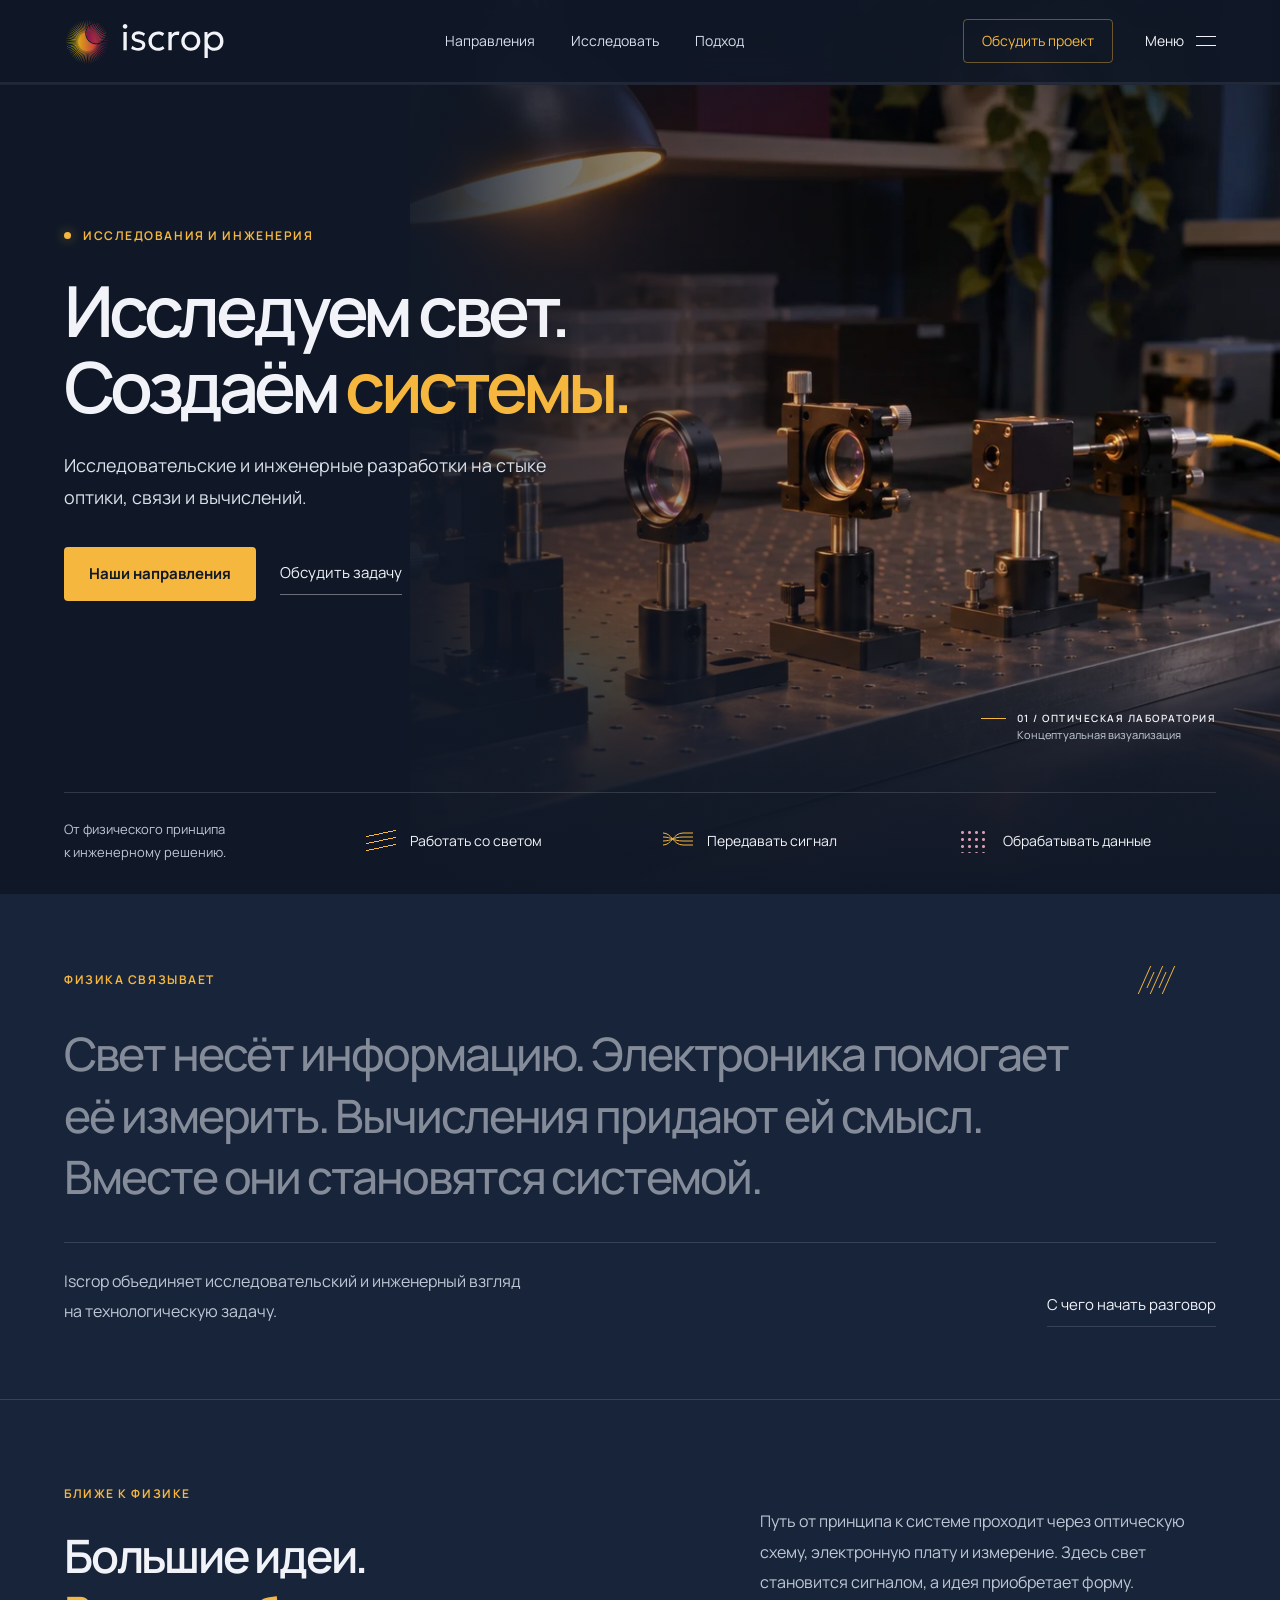
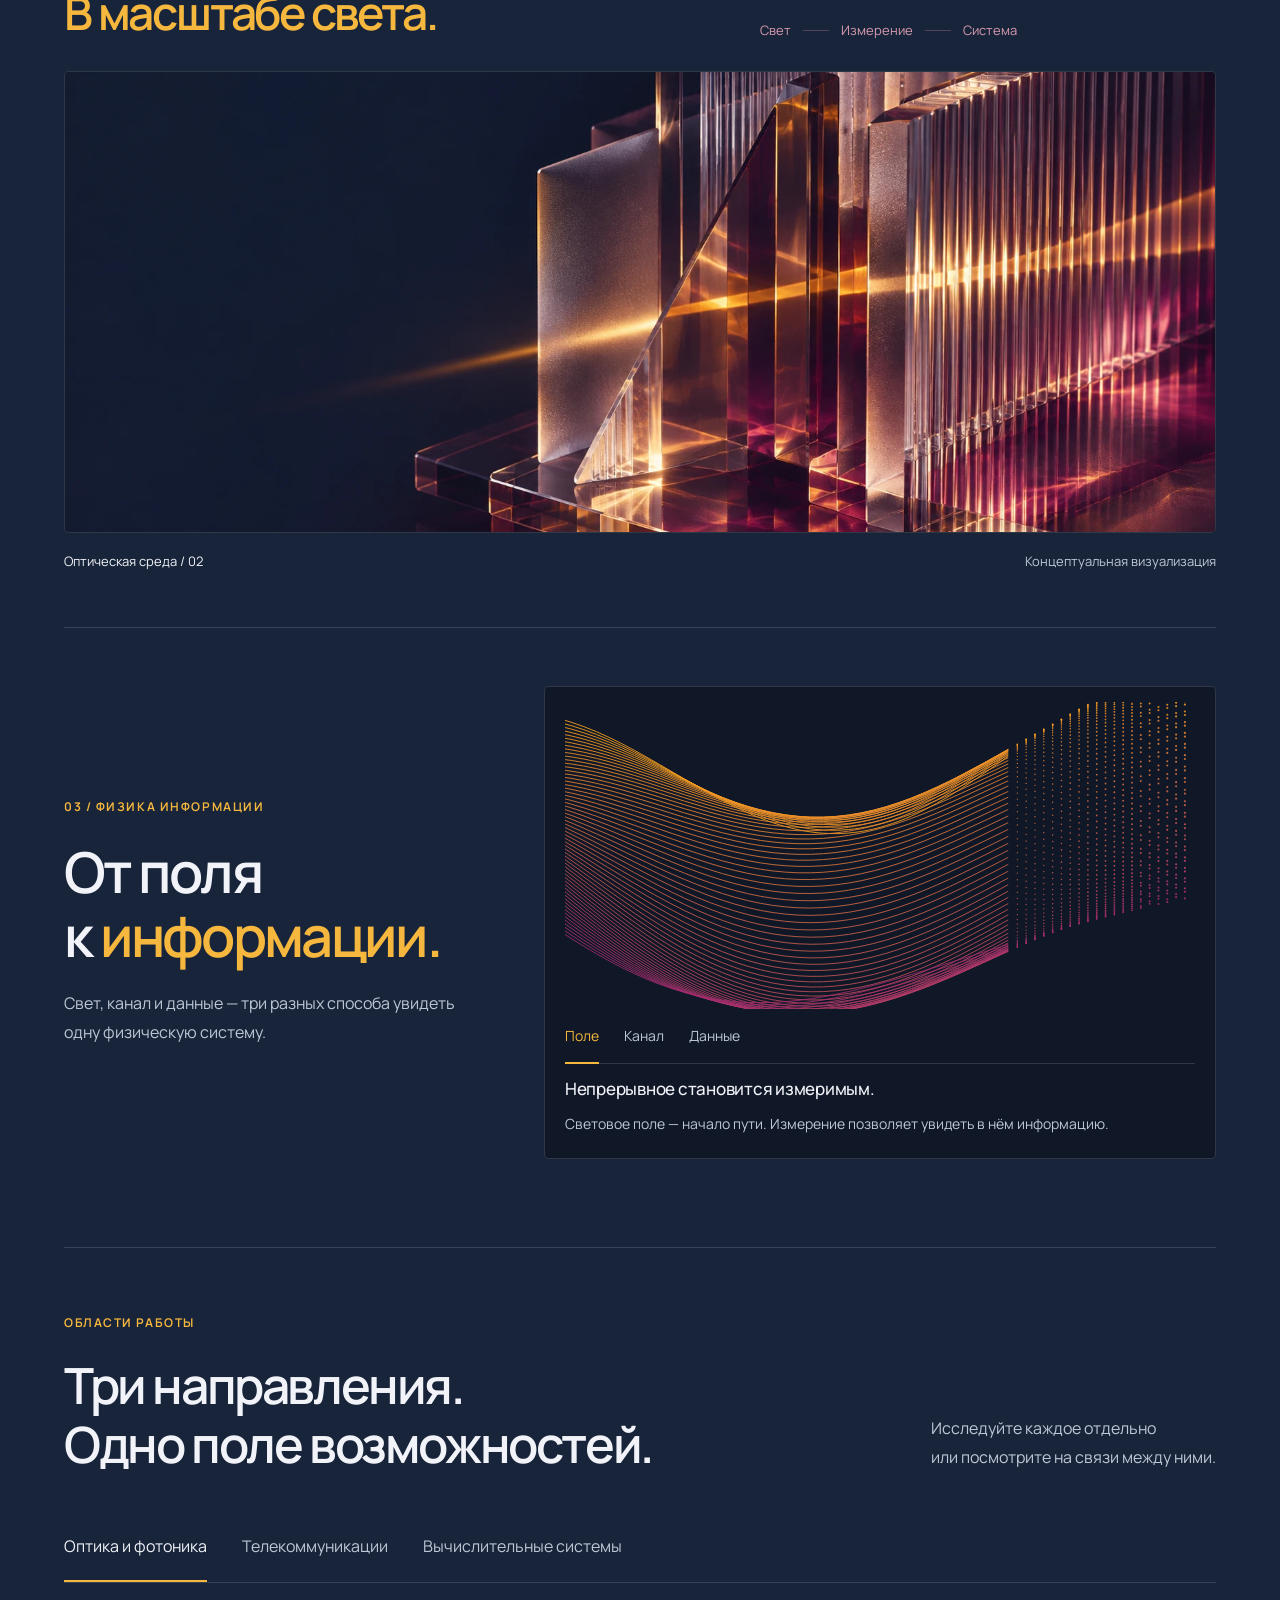
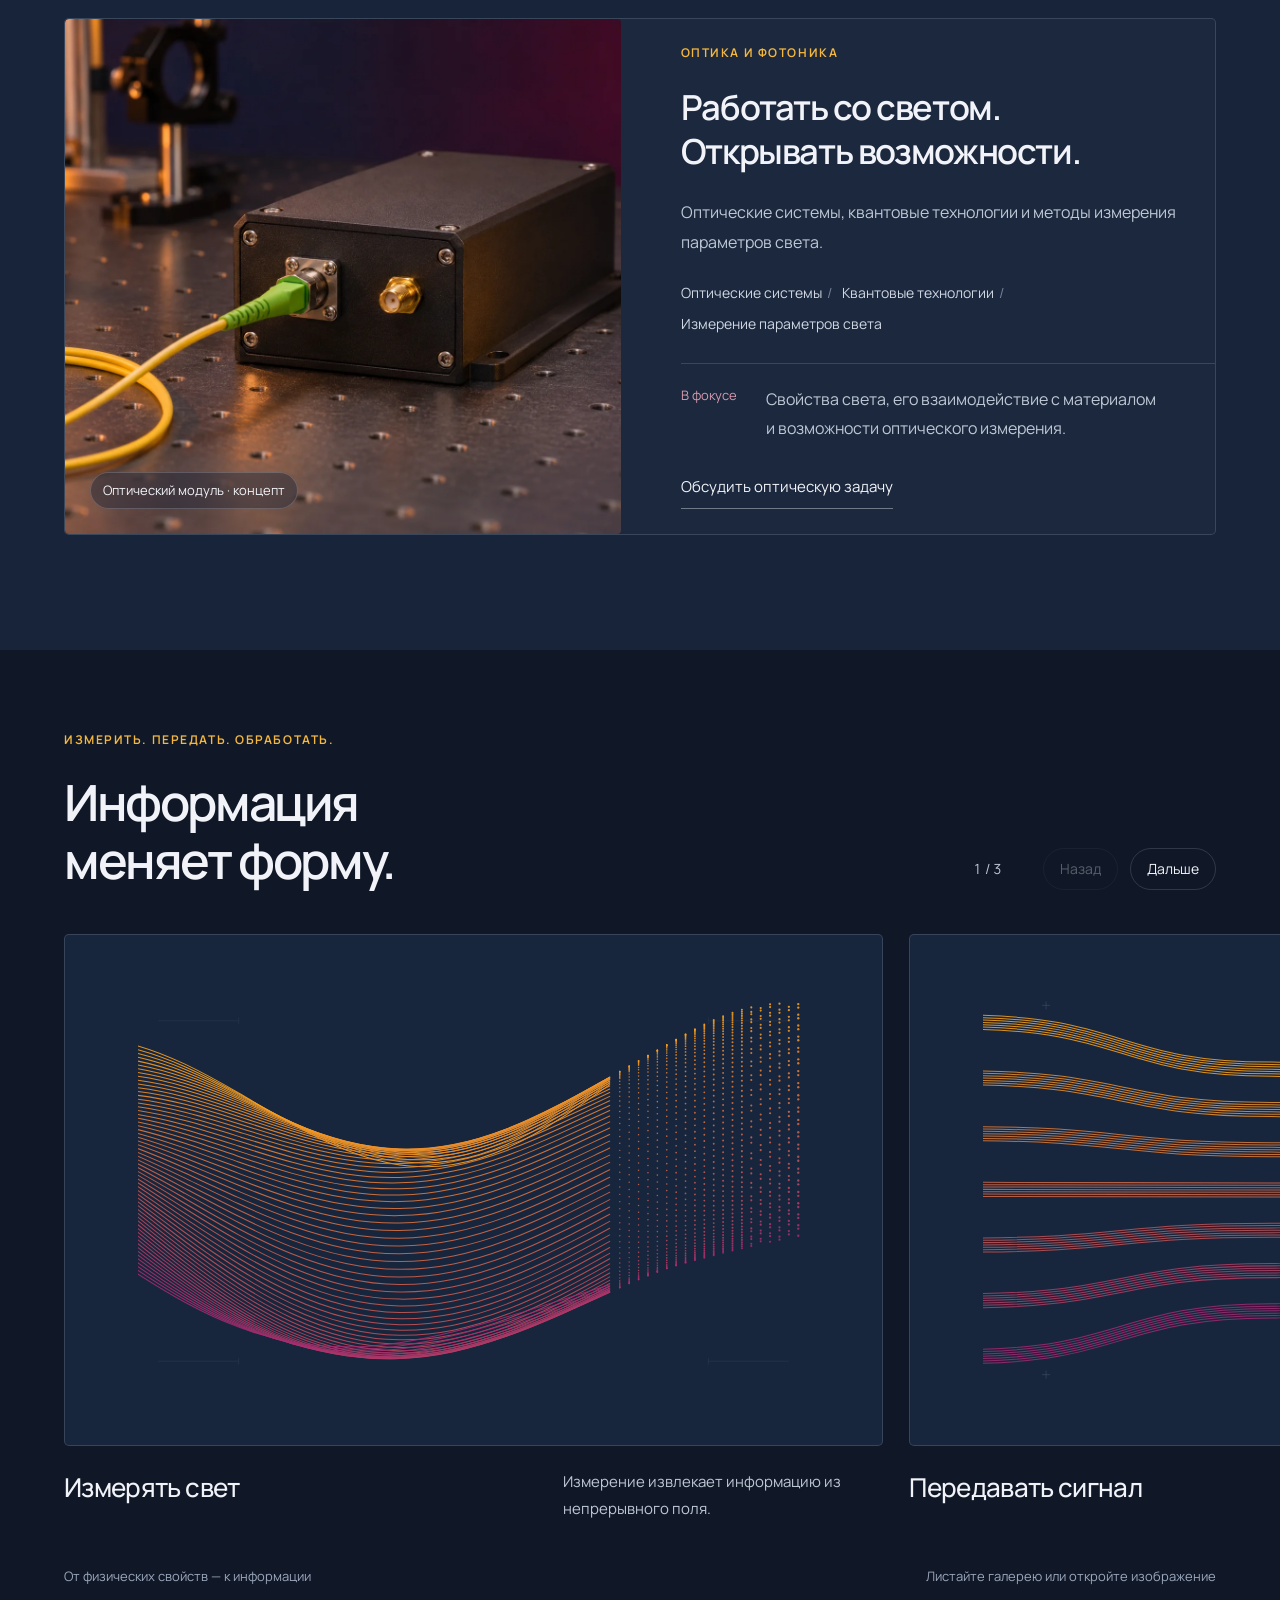
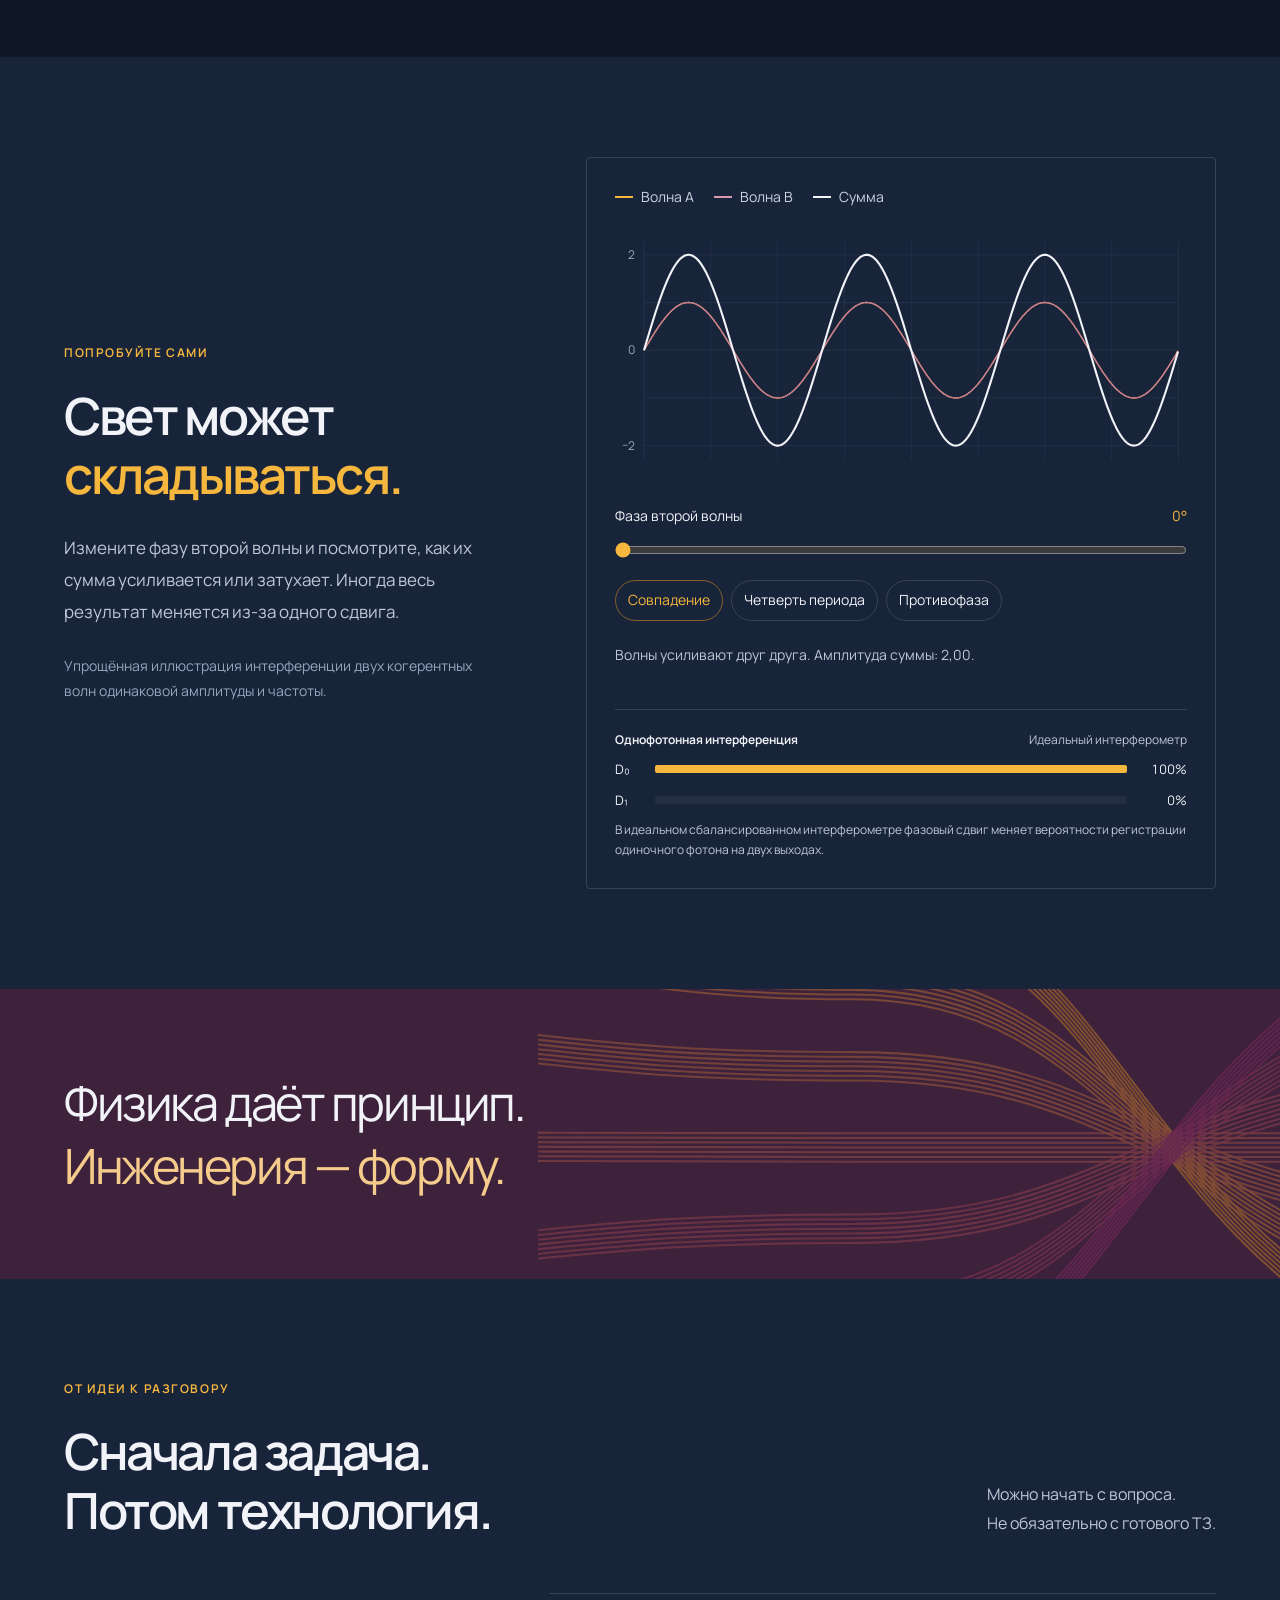
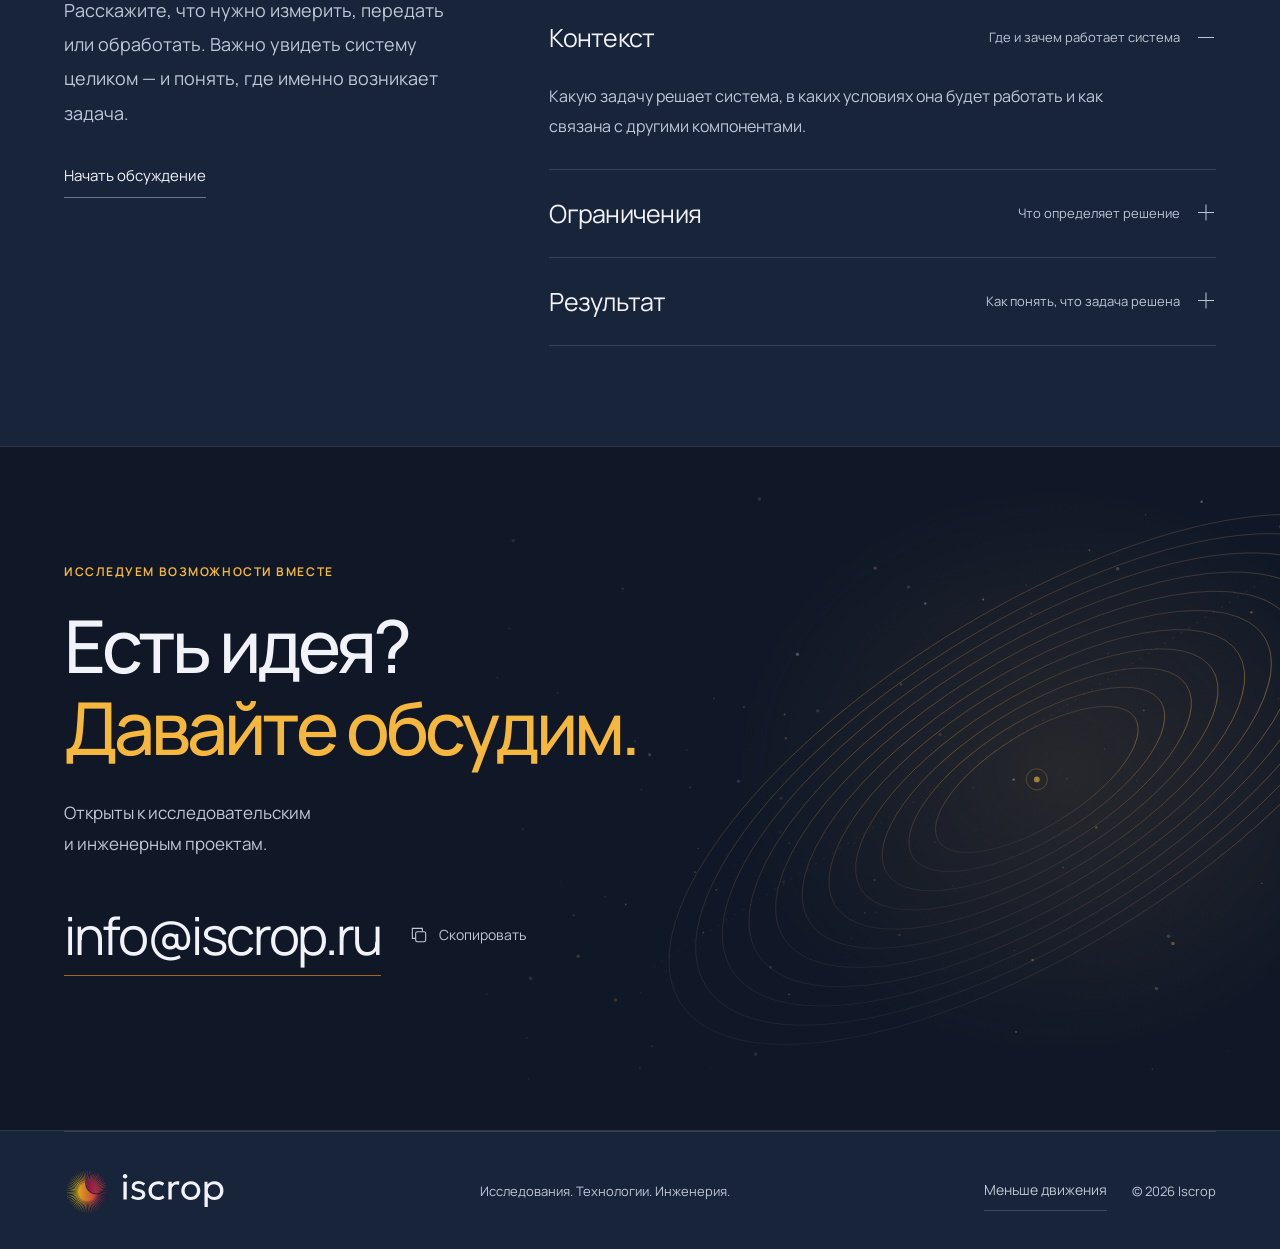
<file: index.html>
<!DOCTYPE html>

<html lang="ru">
<head>
<meta charset="utf-8"/>
<meta content="width=device-width, initial-scale=1" name="viewport"/>
<meta content="#18243A" name="theme-color"/>
<meta content="Iscrop — исследовательские и инженерные разработки на стыке фотоники, электроники, вычислительных систем и телекоммуникаций." name="description"/>
<meta content="website" property="og:type"/><meta content="ru_RU" property="og:locale"/>
<meta content="Iscrop — исследуем свет, создаём системы" property="og:title"/>
<meta content="Исследуем физические принципы. Соединяем оптику, электронику и данные." property="og:description"/>
<meta content="https://iscrop.ru/" property="og:url"/><meta content="https://iscrop.ru/assets/social-card-v5.png" property="og:image"/>
<link href="https://iscrop.ru/" rel="canonical"/>
<link href="assets/iscrop-favicon.svg?v=20261125" rel="icon" type="image/svg+xml"/>
<link as="font" crossorigin="" href="assets/fonts/manrope-variable.ttf" rel="preload" type="font/ttf"/>
<link href="style.css?v=20261125a" rel="stylesheet"/>
<title>Iscrop — исследуем свет, создаём системы</title>
<noscript><style>.direction-panel[hidden]{display:grid!important;margin-top:24px}.reveal{opacity:1!important;transform:none!important}.manifesto-word{opacity:1!important}</style></noscript>
</head>
<body>
<a class="skip-link" href="#main">Перейти к содержанию</a>
<header class="site-header"><div class="header-inner wrap">
<a aria-label="Iscrop — на главную" class="brand" href="#top"><img class="brand-symbol" alt="" src="assets/iscrop-symbol-2026.svg" width="48" height="48"/><img class="brand-wordmark" alt="Iscrop" src="assets/iscrop-wordmark-2026.svg" width="105" height="37"/></a>
<nav aria-label="Основная навигация" class="desktop-nav"><a href="#directions">Направления</a><a href="#explore">Исследовать</a><a href="#approach">Подход</a></nav>
<div class="header-actions"><a class="header-contact" href="#contact">Обсудить проект</a><button aria-controls="site-menu" aria-haspopup="dialog" class="menu-button" type="button"><span>Меню</span><span aria-hidden="true" class="menu-mark"></span></button></div>
</div><div aria-hidden="true" class="reading-progress"><span></span></div></header>
<main id="main">
<section aria-labelledby="hero-title" class="hero" id="top"><div class="hero-photo" aria-hidden="true"></div><div class="hero-layout wrap"><div class="hero-content"><p class="eyebrow hero-eyebrow"><span class="status-light" aria-hidden="true"></span> Исследования и инженерия</p><h1 id="hero-title"><span>Исследуем свет.</span><span>Создаём <em>системы.</em></span></h1><p class="lead">Исследовательские и инженерные разработки<br class="desktop-break"/> на стыке оптики, связи и вычислений.</p><div class="hero-actions"><a class="button primary magnetic" href="#directions">Наши направления</a><a class="text-link" href="#contact">Обсудить задачу</a></div></div><div class="hero-photo-caption"><span class="caption-rule"></span><div>01 / ОПТИЧЕСКАЯ ЛАБОРАТОРИЯ<br/><small>Концептуальная визуализация</small></div></div></div><div class="hero-index wrap"><p>От физического принципа<br/>к инженерному решению.</p><nav aria-label="Исследовать возможности"><a data-direction="0" href="#directions"><span aria-hidden="true" class="index-glyph glyph-field"></span>Работать со светом</a><a data-direction="1" href="#directions"><span aria-hidden="true" class="index-glyph glyph-channel"><svg fill="none" height="24" stroke="currentColor" stroke-width="1" viewBox="0 0 32 24" width="32"><path d="M0 4C9 4 10 16 20 16H32M0 8C9 8 10 12 20 12H32M0 12C9 12 10 8 20 8H32M0 16C9 16 10 4 20 4H32"></path></svg></span>Передавать сигнал</a><a data-direction="2" href="#directions"><span aria-hidden="true" class="index-glyph glyph-data"></span>Обрабатывать данные</a></nav></div></section>
<div class="manifesto-band"><section aria-labelledby="about-title" class="manifesto section wrap" id="about"><div class="manifesto-label"><p class="eyebrow">Физика связывает</p><span aria-hidden="true" class="field-glyph"><i></i><i></i><i></i><i></i><i></i></span></div><h2 class="manifesto-text" data-word-reveal="" id="about-title">Свет несёт информацию. Электроника помогает её измерить. Вычисления придают ей смысл. Вместе они становятся системой.</h2><div class="manifesto-bottom"><p>Iscrop объединяет исследовательский и инженерный взгляд на технологическую задачу.</p><a class="text-link" href="#approach">С чего начать разговор</a></div></section></div>
<section aria-labelledby="lab-scene-title" class="lab-scene section wrap" id="laboratory"><div class="lab-scene-header"><div class="lab-scene-heading"><p class="eyebrow">Ближе к физике</p><h2 id="lab-scene-title">Большие идеи.<br/><span>В масштабе света.</span></h2></div><div class="lab-scene-copy reveal"><p>Путь от принципа к системе проходит через оптическую схему, электронную плату и измерение. Здесь свет становится сигналом, а идея приобретает форму.</p><div class="lab-scene-tags"><span>Свет</span><i aria-hidden="true"></i><span>Измерение</span><i aria-hidden="true"></i><span>Система</span></div></div></div><figure class="lab-scene-figure"><button aria-label="Открыть концептуальное изображение оптического элемента" class="image-zoom" data-zoom="0" type="button"><img alt="Концептуальная визуализация преломления света в оптических элементах" height="941" loading="lazy" src="assets/hero-optical-v2.webp" width="1672"/><span aria-hidden="true" class="image-open">Открыть</span></button><figcaption><span>Оптическая среда / 02</span><span>Концептуальная визуализация</span></figcaption></figure></section><section class="field-section wrap section" aria-labelledby="field-title"><div class="field-copy"><p class="eyebrow">03 / Физика информации</p><h2 id="field-title">От поля<br/>к <em>информации.</em></h2><p>Свет, канал и данные — три разных способа увидеть одну физическую систему.</p></div><figure class="hero-study"><div class="hero-image"><picture><source media="(max-width:800px)" srcset="assets/field-study-mobile-v4.svg"/><img alt="Непрерывные янтарные и сливовые линии переходят в дискретные точки" fetchpriority="high" height="700" id="hero-study-image" src="assets/field-study-v4.svg" width="1000"/></picture></div><figcaption><div aria-label="Состояния информации" class="study-switch" role="tablist"><button aria-controls="hero-study-panel" aria-selected="true" data-study="0" id="study-field" role="tab" type="button">Поле</button><button aria-controls="hero-study-panel" aria-selected="false" data-study="1" id="study-channel" role="tab" tabindex="-1" type="button">Канал</button><button aria-controls="hero-study-panel" aria-selected="false" data-study="2" id="study-data" role="tab" tabindex="-1" type="button">Данные</button></div><div aria-labelledby="study-field" id="hero-study-panel" role="tabpanel"><h2 id="hero-study-title">Непрерывное становится измеримым.</h2><p id="hero-study-description">Световое поле — начало пути. Измерение позволяет увидеть в нём информацию.</p></div></figcaption></figure></section><section aria-labelledby="directions-title" class="directions section wrap" id="directions"><div class="section-heading reveal"><div><p class="eyebrow">Области работы</p><h2 id="directions-title">Три направления.<br/>Одно поле возможностей.</h2></div><p class="heading-note">Исследуйте каждое отдельно<br/>или посмотрите на связи между ними.</p></div>
<div aria-label="Направления разработки" class="direction-tabs" role="tablist"><button aria-controls="panel-photonics" aria-selected="true" id="tab-photonics" role="tab" type="button">Оптика и фотоника</button><button aria-controls="panel-telecom" aria-selected="false" id="tab-telecom" role="tab" tabindex="-1" type="button">Телекоммуникации</button><button aria-controls="panel-computing" aria-selected="false" id="tab-computing" role="tab" tabindex="-1" type="button">Вычислительные системы</button></div>
<article aria-labelledby="tab-photonics" class="direction-panel" id="panel-photonics" role="tabpanel"><button aria-label="Открыть концепт оптического модуля" class="panel-image image-zoom" data-zoom="1" type="button"><img alt="Концептуальная фотография оптического модуля с волоконным и коаксиальным разъёмами" height="1086" loading="lazy" src="assets/optical-module-concept-v3.webp" width="1448"/><span class="image-chip">Оптический модуль · концепт</span><span aria-hidden="true" class="image-open">Открыть</span></button><div class="panel-copy"><p class="eyebrow">Оптика и фотоника</p><h3>Работать со светом.<br/>Открывать возможности.</h3><p>Оптические системы, квантовые технологии и методы измерения параметров света.</p><ul class="topic-list"><li>Оптические системы</li><li>Квантовые технологии</li><li>Измерение параметров света</li></ul><div class="panel-detail"><span>В фокусе</span><p>Свойства света, его взаимодействие с материалом и возможности оптического измерения.</p></div><a class="text-link" href="#contact">Обсудить оптическую задачу</a></div></article>
<article aria-labelledby="tab-telecom" class="direction-panel" hidden="" id="panel-telecom" role="tabpanel"><button aria-label="Открыть визуальный этюд сигнала" class="panel-image image-zoom signal-visual" data-zoom="4" type="button"><picture><source media="(max-width:540px)" srcset="assets/channel-study-mobile-v4.svg"/><img alt="Семь групп янтарных и сливовых трасс проходят через общую область и расходятся" height="700" loading="lazy" src="assets/channel-study-v4.svg" width="1000"/></picture><span class="image-chip">Сигнал связывает систему</span><span aria-hidden="true" class="image-open">Открыть</span></button><div class="panel-copy"><p class="eyebrow">Телекоммуникации</p><h3>Соединять элементы.<br/>Передавать дальше.</h3><p>Волоконно-оптические сети, передача данных и коммуникационное оборудование.</p><ul class="topic-list"><li>Волоконно-оптические сети</li><li>Передача данных</li><li>Оборудование связи</li></ul><div class="panel-detail"><span>В фокусе</span><p>Путь сигнала между частями системы: от физического канала до передаваемой информации.</p></div><a class="text-link" href="#contact">Обсудить задачу связи</a></div></article>
<article aria-labelledby="tab-computing" class="direction-panel" hidden="" id="panel-computing" role="tabpanel"><button aria-label="Открыть концепт платы обработки сигнала" class="panel-image image-zoom" data-zoom="2" type="button"><img alt="Концептуальная фотография тёмно-синей электронной платы с микросхемами и коаксиальными портами" height="1086" loading="lazy" src="assets/signal-board-concept-v3.webp" width="1448"/><span class="image-chip">Электроника сигнала · концепт</span><span aria-hidden="true" class="image-open">Открыть</span></button><div class="panel-copy"><p class="eyebrow">Вычислительные системы</p><h3>Понимать сигнал.<br/>Находить решение.</h3><p>Аппаратно-программные платформы, цифровая обработка сигналов и встроенная электроника.</p><ul class="topic-list"><li>Цифровая обработка сигналов</li><li>Встроенная электроника</li><li>Аппаратно-программные платформы</li></ul><div class="panel-detail"><span>В фокусе</span><p>Связь аппаратной части и программной обработки в составе целостной системы.</p></div><a class="text-link" href="#contact">Обсудить вычислительную задачу</a></div></article>
</section>
<section aria-labelledby="studies-title" class="visual-studies section" id="explore"><div class="section-heading wrap reveal"><div><p class="eyebrow">Измерить. Передать. Обработать.</p><h2 id="studies-title">Информация<br/>меняет форму.</h2></div><div class="gallery-controls"><span aria-live="polite" class="gallery-count" id="gallery-count">1 / 3</span><button aria-label="Предыдущий этюд" class="small-button" disabled="" id="gallery-prev" type="button">Назад</button><button aria-label="Следующий этюд" class="small-button" id="gallery-next" type="button">Дальше</button></div></div>
<div aria-label="Галерея графических интерпретаций: поле, канал и данные" class="gallery-track" role="region" tabindex="0"><figure class="gallery-slide"><button aria-label="Открыть этюд «Поле»" class="image-zoom gallery-image" data-zoom="3" type="button"><picture><source media="(max-width:540px)" srcset="assets/field-study-mobile-v4.svg"/><img alt="Непрерывные янтарные и сливовые линии переходят в дискретные точки" height="700" loading="lazy" src="assets/field-study-v4.svg" width="1000"/></picture><span aria-hidden="true" class="image-open">Открыть</span></button><figcaption><h3>Измерять свет</h3><p>Измерение извлекает информацию из непрерывного поля.</p></figcaption></figure><figure class="gallery-slide"><button aria-label="Открыть этюд «Канал»" class="image-zoom gallery-image" data-zoom="4" type="button"><picture><source media="(max-width:540px)" srcset="assets/channel-study-mobile-v4.svg"/><img alt="Семь групп янтарных и сливовых трасс проходят через общую область и расходятся" height="700" loading="lazy" src="assets/channel-study-v4.svg" width="1000"/></picture><span aria-hidden="true" class="image-open">Открыть</span></button><figcaption><h3>Передавать сигнал</h3><p>Физический канал связывает разные части системы.</p></figcaption></figure><figure class="gallery-slide"><button aria-label="Открыть этюд «Данные»" class="image-zoom gallery-image" data-zoom="5" type="button"><picture><source media="(max-width:540px)" srcset="assets/data-study-mobile-v4.svg"/><img alt="Из регулярного поля точек возникает волновой узор" height="700" loading="lazy" src="assets/data-study-v4.svg" width="1000"/></picture><span aria-hidden="true" class="image-open">Открыть</span></button><figcaption><h3>Обрабатывать данные</h3><p>Цифровая обработка работает с дискретными отсчётами.</p></figcaption></figure></div><div class="gallery-footnote wrap"><span>От физических свойств — к информации</span><span class="desktop-only">Листайте галерею или откройте изображение</span></div>
</section>
<section aria-labelledby="wave-title" class="wave-lab section wrap"><div class="wave-copy reveal"><p class="eyebrow">Попробуйте сами</p><h2 id="wave-title">Свет может<br/><span>складываться.</span></h2><p>Измените фазу второй волны и посмотрите, как их сумма усиливается или затухает. Иногда весь результат меняется из-за одного сдвига.</p><p class="lab-note">Упрощённая иллюстрация интерференции двух когерентных волн одинаковой амплитуды и частоты.</p></div><div class="wave-experiment"><div class="wave-legend"><span><i class="legend-a"></i>Волна A</span><span><i class="legend-b"></i>Волна B</span><span><i class="legend-sum"></i>Сумма</span></div><canvas aria-label="Две волны и их сумма. Для изменения используйте регулятор фазы ниже." height="450" id="wave-canvas" role="img" width="900"></canvas><div class="phase-label"><label for="phase-control">Фаза второй волны</label><output for="phase-control" id="phase-value">0°</output></div><input aria-describedby="wave-state" id="phase-control" max="360" min="0" step="1" type="range" value="0"/><div class="phase-presets"><button class="small-button" data-phase="0" type="button">Совпадение</button><button class="small-button" data-phase="90" type="button">Четверть периода</button><button class="small-button" data-phase="180" type="button">Противофаза</button></div><p aria-live="polite" class="wave-state" id="wave-state">Волны усиливают друг друга. Амплитуда суммы: 2,00.</p><div class="quantum-readout"><div class="quantum-head"><span>Однофотонная интерференция</span><span>Идеальный интерферометр</span></div><div class="detector-row"><span>D₀</span><div class="detector-track"><div id="detector-a" style="width:100%"></div></div><output id="detector-a-value">100%</output></div><div class="detector-row"><span>D₁</span><div class="detector-track"><div id="detector-b" style="width:0%"></div></div><output id="detector-b-value">0%</output></div><p>В идеальном сбалансированном интерферометре фазовый сдвиг меняет вероятности регистрации одиночного фотона на двух выходах.</p></div></div></section>
<section aria-label="Свет, материя и информация" class="lens-banner"><img alt="" data-scroll-image="" height="480" loading="lazy" src="assets/signal-ribbon-v4.svg" width="1600"/><div aria-hidden="true" class="lens-banner-shade"></div><p class="wrap reveal">Физика даёт принцип.<br/><span>Инженерия — форму.</span></p></section>
<section aria-labelledby="approach-title" class="approach section wrap" id="approach"><div class="section-heading reveal"><div><p class="eyebrow">От идеи к разговору</p><h2 id="approach-title">Сначала задача.<br/>Потом технология.</h2></div><p class="heading-note">Можно начать с вопроса.<br/>Не обязательно с готового ТЗ.</p></div><div class="approach-layout"><div class="approach-intro"><p>Расскажите, что нужно измерить, передать или обработать. Важно увидеть систему целиком — и понять, где именно возникает задача.</p><a class="text-link" href="#contact">Начать обсуждение</a></div><div class="approach-rows"><details open=""><summary><span>Контекст</span><span class="summary-note">Где и зачем работает система</span><span aria-hidden="true" class="expand-mark"></span></summary><p>Какую задачу решает система, в каких условиях она будет работать и как связана с другими компонентами.</p></details><details><summary><span>Ограничения</span><span class="summary-note">Что определяет решение</span><span aria-hidden="true" class="expand-mark"></span></summary><p>Ключевые параметры, условия работы, совместимость и требования к обработке или передаче данных. Если есть схема или измерения, их можно приложить к письму.</p></details><details><summary><span>Результат</span><span class="summary-note">Как понять, что задача решена</span><span aria-hidden="true" class="expand-mark"></span></summary><p>Какой результат вы ожидаете и по каким признакам его можно оценить. Для первого разговора достаточно краткого описания.</p></details></div></div></section>
<section class="contact section" id="contact"><div aria-hidden="true" class="contact-art"><img alt="" src="assets/phase-frontiers.svg" width="1000" height="650" loading="lazy"/></div><div class="contact-inner wrap"><p class="eyebrow">Исследуем возможности вместе</p><h2>Есть идея?<br/><span>Давайте обсудим.</span></h2><p>Открыты к исследовательским<br class="desktop-break"/> и инженерным проектам.</p><div class="email-row"><a class="contact-email magnetic" href="mailto:info@iscrop.ru">info@iscrop.ru</a><button aria-label="Скопировать адрес info@iscrop.ru" class="copy-email" id="copy-email" type="button"><svg aria-hidden="true" fill="none" height="20" stroke="currentColor" stroke-width="1.3" viewBox="0 0 24 24" width="20"><rect height="12" rx="2" width="12" x="8" y="8"></rect><path d="M16 8V4H4V16H8"></path></svg><span id="copy-label">Скопировать</span></button></div><span aria-live="polite" class="copy-status" role="status"></span></div></section>
</main>
<footer class="site-footer wrap"><a aria-label="Iscrop — в начало страницы" class="brand" href="#top"><img class="brand-symbol" alt="" src="assets/iscrop-symbol-2026.svg" width="48" height="48"/><img class="brand-wordmark" alt="Iscrop" src="assets/iscrop-wordmark-2026.svg" width="105" height="37"/></a><p>Исследования. Технологии. Инженерия.</p><div class="footer-tools"><button aria-pressed="false" class="motion-toggle" type="button">Меньше движения</button><span>© 2026 Iscrop</span></div></footer>
<dialog aria-labelledby="menu-title" class="menu-dialog" id="site-menu"><div class="dialog-top wrap"><span class="dialog-brand" id="menu-title">iscrop</span><button class="close-dialog" data-close="" type="button">Закрыть<span aria-hidden="true" class="close-mark"></span></button></div><div class="menu-dialog-content wrap"><nav aria-label="Разделы сайта"><a href="#directions">Направления<span>Фотоника, связь, вычисления</span></a><a href="#explore">Исследовать<span>Лаборатория, устройства, сигнал</span></a><a href="#approach">Подход<span>Начинаем с задачи</span></a><a href="#contact">На связи<span>Обсудим вашу идею</span></a></nav><div class="menu-bottom"><a href="mailto:info@iscrop.ru">info@iscrop.ru</a><button aria-pressed="false" class="motion-toggle" type="button">Меньше движения</button></div></div></dialog>
<dialog aria-labelledby="viewer-title" class="image-dialog" id="image-viewer"><div class="viewer-toolbar"><div><h2 id="viewer-title">Оптическая среда</h2><span id="viewer-count">1 / 6</span></div><button class="close-dialog" data-close="" type="button">Закрыть<span aria-hidden="true" class="close-mark"></span></button></div><div class="viewer-image-wrap"><img alt="Концептуальная фотография оптической лаборатории в тёплом вечернем свете" height="941" id="viewer-image" src="assets/laboratory-concept-v3.webp" width="1672"/></div><div class="viewer-footer"><button class="small-button" id="viewer-prev" type="button">Предыдущий</button><p id="viewer-description">Свет в оптической среде. Концептуальная визуализация.</p><button class="small-button" id="viewer-next" type="button">Следующий</button></div></dialog>
<div aria-hidden="true" class="image-cursor"><span>Открыть</span></div>
<script defer="" src="site.js?v=20261125a"></script>
</body>
</html>
</file>
<file: style.css>
@font-face{font-family:Manrope;src:url('assets/fonts/manrope-variable.ttf') format('truetype');font-weight:200 800;font-style:normal;font-display:swap}
:root{color-scheme:dark;--bg:#18243a;--deep:#101a2c;--panel:#1e2c43;--text:#f1f3f8;--muted:#b7bfce;--gold:#fca41d;--plum:#7f0043;--mauve:#c17b9f;--line:rgba(215,224,240,.17);--gutter:clamp(22px,5vw,76px);--content:1320px}
*{box-sizing:border-box}html{scroll-behavior:smooth;scroll-padding-top:110px}body{margin:0;font-family:Manrope,system-ui,-apple-system,'Segoe UI',sans-serif;font-size:16px;line-height:1.6;color:var(--text);background:var(--bg);-webkit-font-smoothing:antialiased}h1,h2,h3,p,figure{margin:0}h1,h2,h3{font-weight:500}a{color:inherit;text-decoration:none}button,input{font:inherit}button{color:inherit;cursor:pointer}button:disabled{cursor:default}button,a,input{touch-action:manipulation}button{border:0}img,svg{max-width:100%}img{display:block;height:auto}[hidden]{display:none!important}::selection{background:var(--gold);color:var(--deep)}a:focus-visible,button:focus-visible,summary:focus-visible,input:focus-visible,.gallery-track:focus-visible{outline:2px solid var(--gold);outline-offset:6px}.wrap{width:min(calc(100% - var(--gutter)*2),var(--content));margin-inline:auto}.section{padding-block:clamp(80px,9vw,132px)}.eyebrow{font-size:14px;color:var(--gold);font-weight:500;line-height:1.6;margin-bottom:24px}.skip-link{position:fixed;z-index:100;top:10px;left:14px;background:var(--gold);color:var(--deep);padding:12px 18px;transform:translateY(-180%)}.skip-link:focus{transform:none}.accent{color:var(--gold)}
.site-header{position:fixed;top:0;left:0;width:100%;z-index:40;background:rgba(17,27,45,.12);transition:background .3s,backdrop-filter .3s}.site-header.scrolled{background:rgba(18,29,48,.93);backdrop-filter:blur(18px)}.header-inner{display:flex;align-items:center;justify-content:space-between;gap:30px;min-height:94px}.brand{display:inline-flex;align-items:center;gap:11px;flex-shrink:0}.brand img{width:44px;height:44px}.brand span{font-size:31px;font-weight:500;letter-spacing:-.055em;line-height:1}.desktop-nav{display:flex;gap:36px;font-size:14px}.desktop-nav a{position:relative;padding-block:12px}.desktop-nav a:after{content:'';position:absolute;left:0;right:0;bottom:5px;height:1px;background:var(--gold);transform:scaleX(0);transform-origin:left;transition:transform .3s}.desktop-nav a:hover:after{transform:scaleX(1)}.header-actions{display:flex;align-items:center;gap:32px;font-size:14px}.header-contact{border:1px solid rgba(241,243,248,.35);padding:10px 18px;border-radius:30px;transition:background .25s,border-color .25s}.header-contact:hover{background:var(--gold);border-color:var(--gold);color:var(--deep)}.menu-button{display:flex;align-items:center;gap:12px;min-height:44px;padding:0;background:none}.menu-mark{display:block;width:20px;height:10px;border-top:1px solid currentColor;border-bottom:1px solid currentColor;transition:height .25s}.menu-button:hover .menu-mark{height:16px}.reading-progress{height:2px;background:rgba(241,243,248,.08)}.reading-progress span{display:block;width:100%;height:100%;background:var(--gold);transform:scaleX(0);transform-origin:left}
.hero{position:relative;isolation:isolate;min-height:780px;min-height:max(780px,100svh);overflow:hidden;background:var(--deep)}.hero-image,.hero-shade{position:absolute;inset:0;z-index:-2}.hero-image{overflow:hidden}.hero-image img{width:100%;height:100%;object-fit:cover;object-position:58% center;transform:scale(1.025) translate(var(--px,0),var(--py,0));will-change:transform}.hero-shade{z-index:-1;background:linear-gradient(90deg,rgba(14,23,40,.78) 0%,rgba(14,23,40,.6) 31%,rgba(14,23,40,.05) 75%),linear-gradient(0deg,#18243a 0%,transparent 19%,transparent 85%,rgba(14,23,40,.25) 100%)}.hero-content{padding-top:clamp(178px,18vh,230px);padding-bottom:180px}.hero-eyebrow{margin-bottom:30px;letter-spacing:.08em}.hero h1{font-size:clamp(64px,7.6vw,118px);line-height:1.075;letter-spacing:-.065em;max-width:900px;text-shadow:0 2px 30px #111a2b33}.hero-line{display:block}.hero .lead{font-size:18px;line-height:1.85;color:#d1d7e1;margin-top:32px;max-width:530px}.hero-actions{display:flex;align-items:center;gap:30px;flex-wrap:wrap;margin-top:36px}.button{display:inline-flex;align-items:center;justify-content:center;min-height:54px;border-radius:7px;padding:15px 25px;font-size:15px;font-weight:600}.primary{background:var(--gold);color:var(--deep);transition:background .25s}.primary:hover{background:#ffbd52}.magnetic{will-change:transform}.text-link{position:relative;display:inline-block;padding-block:8px;border-bottom:1px solid rgba(241,243,248,.4);font-size:15px;line-height:1.65;transition:color .2s,border-color .2s}.text-link:hover{color:var(--gold);border-color:var(--gold)}.hero-footer{position:absolute;bottom:32px;left:0;right:0;display:flex;align-items:center;justify-content:space-between;gap:24px;font-size:14px}.hero-footer p{color:#c7ceda;line-height:1.65}.scroll-link{display:flex;align-items:center;gap:18px;font-size:13px;color:#c3cad6}.scroll-line{display:block;width:46px;height:1px;background:var(--gold)}.hero-expand{width:50px;height:50px;border:1px solid #e0e5ef55;border-radius:50%;background:#18243a33;display:grid;place-items:center;transition:background .25s}.hero-expand:hover{background:#fca41d33}.expand-icon{width:16px;height:16px;background:linear-gradient(currentColor,currentColor) left top/6px 1px no-repeat,linear-gradient(currentColor,currentColor) left top/1px 6px no-repeat,linear-gradient(currentColor,currentColor) right bottom/6px 1px no-repeat,linear-gradient(currentColor,currentColor) right bottom/1px 6px no-repeat}
.manifesto-label{display:flex;justify-content:space-between;align-items:center;margin-bottom:32px}.manifesto-label .eyebrow{margin:0}.orbit-glyph{position:relative;width:50px;height:26px;border:1px solid #a9b3c666;border-radius:50%}.orbit-glyph:after{content:'';position:absolute;inset:1px 10px;border:1px solid var(--gold);border-radius:50%;transform:rotate(55deg)}.manifesto-text{font-size:clamp(31px,4.2vw,59px);line-height:1.48;letter-spacing:-.045em;max-width:1250px}.manifesto-word{transition:opacity .16s linear}.manifesto-bottom{display:flex;justify-content:space-between;align-items:end;gap:40px;border-top:1px solid var(--line);padding-top:32px;margin-top:45px}.manifesto-bottom p{font-size:16px;line-height:1.9;color:var(--muted);max-width:520px}.manifesto-bottom .text-link{flex-shrink:0}.section-heading{display:flex;align-items:end;justify-content:space-between;gap:50px;margin-bottom:44px}.section-heading h2{font-size:clamp(37px,4.4vw,64px);line-height:1.17;letter-spacing:-.05em}.heading-note{color:var(--muted);font-size:16px;line-height:1.85;flex-shrink:0}.directions{padding-top:35px}.direction-tabs{display:flex;gap:10px 35px;border-bottom:1px solid var(--line);margin-bottom:35px;overflow:auto;scrollbar-width:thin;scrollbar-color:var(--line) transparent}.direction-tabs button{position:relative;flex:0 0 auto;background:none;padding:17px 0 22px;color:var(--muted);font-size:16px}.direction-tabs button[aria-selected=true]{color:var(--text)}.direction-tabs button:after{content:'';position:absolute;bottom:0;left:0;right:0;height:2px;background:var(--gold);transform:scaleX(0);transform-origin:left;transition:transform .3s}.direction-tabs button[aria-selected=true]:after{transform:scaleX(1)}.direction-panel{display:grid;grid-template-columns:1.1fr 1fr;min-height:540px;background:var(--panel);border-radius:12px;overflow:hidden}.panel-image{position:relative;min-width:0;min-height:100%;padding:0;overflow:hidden;background:#121d31}.panel-image>img{width:100%;height:100%;min-height:540px;object-fit:cover;transition:transform .8s cubic-bezier(.2,.7,.2,1)}.panel-image:hover>img{transform:scale(1.045)}.image-chip{position:absolute;left:25px;bottom:25px;padding:7px 12px;border:1px solid #e3e8f533;background:#18243a66;backdrop-filter:blur(14px);border-radius:25px;font-size:13px;color:var(--text)}.image-open{position:absolute;top:22px;right:22px;border:1px solid #e3e8f566;border-radius:30px;padding:8px 15px;font-size:13px;color:var(--text);background:#18243a44;opacity:0;transform:translateY(5px);transition:opacity .25s,transform .25s}.image-zoom:hover .image-open,.image-zoom:focus-visible .image-open{opacity:1;transform:none}.image-zoom{cursor:zoom-in}.panel-copy{padding:clamp(30px,4vw,60px)}.panel-copy .eyebrow{color:var(--mauve);margin-bottom:24px}.panel-copy h3{font-size:clamp(27px,2.8vw,40px);line-height:1.28;letter-spacing:-.04em}.panel-copy>p:not(.eyebrow){font-size:16px;line-height:1.85;color:var(--muted);margin-top:25px}.topic-list{display:flex;flex-wrap:wrap;list-style:none;gap:8px;padding:0;margin:25px 0}.topic-list li{font-size:13px;line-height:1.6;border:1px solid var(--line);padding:6px 10px;border-radius:4px;color:#d0d7e3}.panel-detail{display:grid;grid-template-columns:80px 1fr;gap:10px;border-top:1px solid var(--line);padding-top:21px;margin-top:28px}.panel-detail>span{font-size:13px;color:var(--mauve)}.panel-detail p{font-size:16px;line-height:1.8;color:var(--muted)}.panel-copy>.text-link{margin-top:25px}.signal-visual{background:#172238}.computing-visual{background:linear-gradient(135deg,#21354a,#19273e)}.computing-visual>img{object-fit:contain;padding:30px}
.visual-studies{padding-top:15px;overflow:hidden}.gallery-controls{display:flex;align-items:center;gap:12px}.gallery-count{font-size:14px;min-width:58px;color:var(--muted);font-variant-numeric:tabular-nums}.small-button{border:1px solid var(--line);padding:8px 16px;min-height:42px;border-radius:30px;background:transparent;font-size:14px;white-space:nowrap;transition:background .2s,border-color .2s}.small-button:hover:not(:disabled){background:#e0e8f50a;border-color:#c8d0e36b}.small-button:disabled{opacity:.32}.gallery-track{display:flex;gap:26px;overflow-x:auto;scroll-snap-type:x mandatory;scroll-padding-inline:var(--gutter);padding-inline:var(--gutter);padding-bottom:8px;scrollbar-width:none;overscroll-behavior-x:contain}.gallery-track::-webkit-scrollbar{display:none}.gallery-track.dragging{scroll-snap-type:none;cursor:grabbing;user-select:none}.gallery-slide{flex:0 0 min(65vw,880px);min-width:0;scroll-snap-align:start}.gallery-image{position:relative;width:100%;aspect-ratio:1.55;overflow:hidden;display:block;padding:0;border-radius:11px;background:var(--deep)}.gallery-image>img{width:100%;height:100%;object-fit:cover;transition:transform .8s cubic-bezier(.2,.7,.2,1)}.gallery-image:hover>img{transform:scale(1.035)}.gallery-slide figcaption{padding-top:22px;display:flex;justify-content:space-between;align-items:start;gap:35px}.gallery-slide h3{font-size:22px;line-height:1.5;letter-spacing:-.025em}.gallery-slide p{font-size:14px;line-height:1.8;color:var(--muted);max-width:270px}.gallery-footnote{display:flex;justify-content:space-between;gap:20px;font-size:13px;color:#9aa7bc;margin-top:36px}
.wave-lab{display:grid;grid-template-columns:.85fr 1.2fr;align-items:center;gap:75px;padding-top:15px}.wave-copy h2{font-size:clamp(39px,4.5vw,64px);line-height:1.15;letter-spacing:-.05em}.wave-copy h2 span{color:var(--gold)}.wave-copy>p:not(.eyebrow){font-size:17px;line-height:1.9;color:var(--muted);margin-top:28px;max-width:410px}.wave-copy .lab-note{font-size:13px!important;line-height:1.8!important;color:#98a6bc!important;margin-top:24px!important}.wave-experiment{min-width:0;border:1px solid var(--line);border-radius:12px;padding:28px;background:#142035}.wave-legend{display:flex;gap:20px;flex-wrap:wrap;font-size:13px;color:#cbd3e1}.wave-legend span{display:flex;align-items:center;gap:8px}.wave-legend i{display:inline-block;width:18px;height:2px}.legend-a{background:var(--gold)}.legend-b{background:var(--mauve)}.legend-sum{background:#f1f3f8}#wave-canvas{display:block;width:100%;height:265px;margin-top:15px}.phase-label{display:flex;justify-content:space-between;align-items:center;font-size:14px;margin-block:17px 8px}.phase-label output{color:var(--gold);font-variant-numeric:tabular-nums}#phase-control{display:block;width:100%;height:30px;accent-color:var(--gold);cursor:ew-resize;margin:0}.phase-presets{display:flex;flex-wrap:wrap;gap:8px;margin-top:15px}.phase-presets .small-button{font-size:13px;padding-inline:12px;min-height:38px}.phase-presets .small-button[aria-pressed=true]{border-color:#fca41d77;color:var(--gold)}.wave-state{font-size:13px;line-height:1.7;color:var(--muted);margin-top:22px;min-height:44px}.lens-banner{position:relative;isolation:isolate;height:clamp(350px,37vw,570px);overflow:hidden;display:flex;align-items:center}.lens-banner>img{position:absolute;inset:-6% 0;width:100%;height:112%;object-fit:cover;object-position:center 45%;z-index:-2;transform:translateY(var(--scroll-y,0));will-change:transform}.lens-banner-shade{position:absolute;inset:0;z-index:-1;background:linear-gradient(90deg,#111b2edb,#111b2e11),linear-gradient(0deg,#18243a99,transparent)}.lens-banner p{font-size:clamp(36px,5vw,76px);line-height:1.26;letter-spacing:-.05em}.lens-banner p span{color:#f5cc8c}
.approach-layout{display:grid;grid-template-columns:.8fr 1.3fr;gap:90px;margin-top:54px}.approach-intro p{font-size:18px;line-height:1.9;color:var(--muted);max-width:400px}.approach-intro .text-link{margin-top:26px}.approach-rows details{border-top:1px solid var(--line)}.approach-rows details:last-child{border-bottom:1px solid var(--line)}.approach-rows summary{display:flex;align-items:center;gap:25px;position:relative;list-style:none;padding:26px 36px 26px 0;font-size:25px;line-height:1.4;letter-spacing:-.03em;cursor:pointer}.approach-rows summary::-webkit-details-marker{display:none}.summary-note{margin-left:auto;font-size:13px;letter-spacing:0;color:var(--muted)}.expand-mark{position:absolute;right:2px;width:16px;height:16px}.expand-mark:before,.expand-mark:after{content:'';position:absolute;left:0;top:7px;width:16px;height:1px;background:var(--muted)}.expand-mark:after{transform:rotate(90deg);transition:transform .2s}.approach-rows details[open] .expand-mark:after{transform:rotate(0)}.approach-rows details>p{font-size:16px;color:var(--muted);line-height:1.9;padding:0 32px 27px 0;max-width:590px}.contact{position:relative;isolation:isolate;overflow:hidden;background:var(--deep);border-block:1px solid var(--line)}.contact-art{position:absolute;right:-200px;top:0;width:720px;opacity:.075;z-index:-1;pointer-events:none}.contact h2{font-size:clamp(48px,6.4vw,94px);line-height:1.12;letter-spacing:-.055em}.contact h2 span{color:var(--gold)}.contact-inner>p:not(.eyebrow){font-size:17px;line-height:1.85;color:var(--muted);margin-top:28px}.email-row{display:flex;gap:28px;align-items:center;flex-wrap:wrap;margin-top:36px}.contact-email{display:inline-block;font-size:clamp(32px,4.1vw,60px);line-height:1.5;letter-spacing:-.045em;border-bottom:1px solid #fca41d99}.copy-email{display:flex;align-items:center;gap:10px;background:transparent;font-size:13px;min-height:44px;color:var(--muted);padding:6px 0}.copy-email:hover{color:var(--gold)}.copy-status{display:block;min-height:23px;font-size:13px;color:var(--muted);margin-top:17px}.site-footer{display:flex;align-items:center;justify-content:space-between;gap:28px;padding-block:35px}.site-footer .brand img{width:34px;height:34px}.site-footer .brand span{font-size:26px}.site-footer>p,.footer-tools{font-size:13px;color:var(--muted)}.footer-tools{display:flex;gap:25px;align-items:center}.motion-toggle{background:none;padding:8px 0;border-bottom:1px solid #a9b5c644;font-size:13px;color:var(--muted)}.motion-toggle[aria-pressed=true]{color:var(--gold);border-color:var(--gold)}
dialog{color:var(--text);border:0;padding:0}dialog::backdrop{background:#090f1ae0;backdrop-filter:blur(12px)}.dialog-open{overflow:hidden}.menu-dialog{position:fixed;inset:0;width:100%;height:100%;max-width:none;max-height:none;background:#162239}.dialog-top{display:flex;align-items:center;justify-content:space-between;min-height:104px}.dialog-brand{font-size:31px;letter-spacing:-.06em}.close-dialog{display:flex;align-items:center;justify-content:center;gap:18px;min-height:44px;background:none;font-size:14px}.close-mark{position:relative;width:20px;height:20px}.close-mark:before,.close-mark:after{position:absolute;content:'';left:0;top:9px;width:20px;height:1px;background:currentColor;transform:rotate(45deg)}.close-mark:after{transform:rotate(-45deg)}.menu-dialog-content{padding-block:40px 45px}.menu-dialog nav{display:grid}.menu-dialog nav a{display:flex;align-items:center;justify-content:space-between;gap:25px;border-bottom:1px solid var(--line);padding:18px 0;font-size:clamp(38px,5.5vw,82px);line-height:1.35;letter-spacing:-.055em;transition:color .25s}.menu-dialog nav a:hover{color:var(--gold)}.menu-dialog nav a>span{font-size:14px;color:var(--muted);letter-spacing:0;padding-right:2px}.menu-bottom{display:flex;justify-content:space-between;align-items:center;gap:25px;margin-top:38px;color:var(--muted);font-size:16px}.image-dialog{position:fixed;inset:0;width:100%;height:100%;max-width:none;max-height:none;background:#101a2c;overflow:hidden}.viewer-toolbar{display:flex;align-items:center;justify-content:space-between;gap:25px;padding:20px 35px}.viewer-toolbar>div{display:flex;align-items:center;gap:25px}.viewer-toolbar h2{font-size:18px;letter-spacing:-.02em}.viewer-toolbar span{font-size:14px;color:var(--muted)}.viewer-image-wrap{height:calc(100dvh - 160px);padding:0 30px;display:flex;align-items:center;justify-content:center}.viewer-image-wrap img{max-width:100%;max-height:100%;width:auto;height:auto;object-fit:contain}.viewer-footer{display:flex;justify-content:space-between;align-items:center;gap:25px;padding:20px 35px}.viewer-footer p{font-size:14px;text-align:center;color:var(--muted);line-height:1.6}.image-cursor{position:fixed;z-index:80;left:0;top:0;width:84px;height:84px;display:grid;place-items:center;border:1px solid #fca41dcc;border-radius:50%;background:#16213766;backdrop-filter:blur(8px);pointer-events:none;opacity:0;transform:translate(-200px,-200px);font-size:12px;color:#ffe0aa;transition:opacity .2s}.image-cursor.visible{opacity:1}.js .reveal{opacity:0;transform:translateY(24px);transition:opacity .75s,transform .75s cubic-bezier(.2,.7,.2,1)}.js .reveal.is-visible{opacity:1;transform:none}
body>main.section{width:min(calc(100% - var(--gutter)*2),var(--content));margin:auto;min-height:90vh}body>main.section h1{font-size:clamp(38px,6vw,80px);line-height:1.15;letter-spacing:-.045em}body>main.section p{margin-block:24px;color:var(--muted)}
@media(min-width:1800px){.hero-content{padding-top:230px}.hero-image img{object-position:center}.hero{min-height:950px}}
@media(max-width:1100px){.desktop-nav{gap:23px}.header-actions{gap:22px}.hero h1{font-size:clamp(64px,7.5vw,90px)}.direction-panel{grid-template-columns:1fr 1fr}.panel-copy{padding:32px}.panel-copy h3{font-size:30px}.panel-detail{grid-template-columns:1fr;gap:8px}.panel-copy .eyebrow{margin-bottom:19px}.wave-lab{gap:40px}.gallery-slide{flex-basis:72vw}.approach-layout{gap:55px}.summary-note{display:none}.site-footer>p{display:none}}
@media(max-width:800px){.header-inner{min-height:80px}.desktop-nav{display:none}.hero{min-height:830px}.hero-content{padding-top:170px}.hero h1{font-size:clamp(58px,9.5vw,84px)}.hero .lead{max-width:440px;font-size:17px}.hero-image img{object-position:66% center}.hero-shade{background:linear-gradient(90deg,#101a2ce8,#101a2c73 55%,#101a2c05),linear-gradient(0deg,#18243a,transparent 35%)}.hero-footer{bottom:30px}.hero-footer p{font-size:13px}.scroll-link{font-size:12px;gap:12px}.section-heading{gap:30px;align-items:start}.section-heading h2{font-size:43px}.heading-note{max-width:220px;font-size:15px}.manifesto-text{font-size:40px}.manifesto-bottom{align-items:start;flex-direction:column;gap:23px}.direction-panel{grid-template-columns:1fr}.panel-image{height:420px;min-height:0}.panel-image>img{min-height:0}.panel-copy{padding:35px}.panel-copy h3{font-size:37px}.panel-detail{grid-template-columns:80px 1fr}.direction-tabs{gap:30px}.direction-tabs button{font-size:15px}.gallery-slide{flex-basis:82vw}.gallery-slide figcaption{flex-direction:column;gap:9px}.gallery-slide p{max-width:100%}.wave-lab{grid-template-columns:1fr;gap:36px}.wave-copy h2{font-size:52px}.wave-copy>p:not(.eyebrow){max-width:550px}.wave-copy .lab-note{max-width:580px}.approach-layout{grid-template-columns:1fr;gap:35px}.approach-intro p{max-width:600px}.approach-rows summary{font-size:28px}.summary-note{display:block}.contact h2{font-size:65px}.contact-art{right:-330px}.menu-dialog-content{padding-top:35px}.menu-dialog nav a{font-size:53px}.menu-dialog nav a>span{font-size:13px}.site-footer{gap:20px}.footer-tools{gap:20px}.viewer-footer p{max-width:300px}.viewer-toolbar{padding-inline:24px}.viewer-image-wrap{padding-inline:16px}.viewer-footer{padding-inline:24px}}
@media(max-width:540px){:root{--gutter:22px}.header-inner{min-height:76px}.brand img{width:38px;height:38px}.brand span{font-size:28px}.header-contact{display:none}.menu-button{font-size:14px}.hero{min-height:780px;min-height:max(780px,100svh)}.hero-content{padding-top:160px;padding-bottom:240px}.hero-eyebrow{font-size:12px;letter-spacing:.045em;max-width:250px;margin-bottom:26px}.hero h1{font-size:clamp(43px,11.4vw,63px);line-height:1.14;letter-spacing:-.06em}.hero .lead{font-size:16px;line-height:1.85;max-width:340px;margin-top:25px}.desktop-break{display:none}.hero-actions{gap:20px;margin-top:30px;align-items:start;flex-direction:column}.hero-actions .text-link{font-size:14px}.button{min-height:50px;padding:13px 20px;font-size:14px}.hero-image img{object-position:63% center;opacity:.85}.hero-shade{background:linear-gradient(180deg,#111b2e8c 0%,#111b2e9c 46%,#111b2e08 82%,#18243a 100%)}.hero-footer{bottom:25px}.hero-footer p{max-width:210px;font-size:12px}.hero-footer .scroll-link{display:none}.hero-expand{width:44px;height:44px}.section{padding-block:78px}.eyebrow{font-size:13px;margin-bottom:21px}.manifesto-label{margin-bottom:27px}.manifesto-text{font-size:31px;line-height:1.5;letter-spacing:-.035em}.orbit-glyph{width:37px;height:21px}.manifesto-bottom{margin-top:30px;padding-top:26px}.manifesto-bottom p{font-size:16px}.manifesto-bottom .text-link{font-size:14px}.section-heading{flex-direction:column;gap:24px;margin-bottom:30px}.section-heading h2{font-size:clamp(34px,8.6vw,43px);line-height:1.2}.heading-note{font-size:15px;max-width:100%}.heading-note br{display:none}.directions{padding-top:15px}.direction-tabs{gap:25px;margin-bottom:23px}.direction-tabs button{font-size:14px;padding-bottom:17px}.panel-image{height:310px}.panel-copy{padding:28px 25px}.panel-copy h3{font-size:29px}.panel-copy .eyebrow{font-size:12px}.panel-copy>p:not(.eyebrow){margin-top:20px}.topic-list{margin-block:22px}.topic-list li{font-size:12px}.panel-detail{grid-template-columns:1fr}.panel-copy>.text-link{font-size:14px}.image-chip{left:20px;bottom:20px;font-size:12px}.image-open{opacity:1;transform:none;font-size:12px;top:18px;right:18px}.visual-studies{padding-top:10px}.gallery-controls{width:100%;justify-content:flex-end}.gallery-count{margin-right:auto}.small-button{font-size:13px;padding-inline:13px;min-height:42px}.gallery-track{gap:17px}.gallery-slide{flex-basis:86vw}.gallery-image{aspect-ratio:1.1}.gallery-slide figcaption{padding-top:18px;gap:8px}.gallery-slide h3{font-size:22px}.gallery-slide p{font-size:14px;line-height:1.75;max-width:95%}.gallery-footnote{font-size:12px;margin-top:25px}.desktop-only{display:none}.wave-lab{padding-top:15px;gap:30px}.wave-copy h2{font-size:44px}.wave-copy>p:not(.eyebrow){font-size:16px;margin-top:24px}.wave-experiment{padding:22px 18px}.wave-legend{font-size:12px;gap:13px}#wave-canvas{height:220px;margin-top:12px}.phase-label{font-size:13px}.phase-presets{gap:7px}.phase-presets .small-button{font-size:12px;padding:7px 10px}.wave-state{font-size:12px;min-height:42px}.lens-banner{height:370px}.lens-banner p{font-size:38px}.lens-banner>img{object-position:46% center}.lens-banner-shade{background:linear-gradient(90deg,#111b2ec4,#111b2e44)}.approach-layout{margin-top:32px}.approach-intro p{font-size:17px}.approach-rows summary{font-size:23px;padding-block:25px;gap:15px}.summary-note{display:none}.approach-rows details>p{padding-right:10px;font-size:16px}.contact h2{font-size:clamp(39px,9.8vw,53px)}.contact-art{width:650px;right:-470px;opacity:.06}.contact-inner>p:not(.eyebrow){font-size:16px}.email-row{gap:15px;flex-direction:column;align-items:start;margin-top:25px}.contact-email{font-size:36px}.copy-email{font-size:13px}.copy-status{margin-top:9px}.site-footer{flex-direction:column;align-items:start;gap:20px;padding-block:30px}.footer-tools{width:100%;justify-content:space-between;font-size:12px}.motion-toggle{font-size:12px}.dialog-top{min-height:80px}.dialog-brand{font-size:28px}.menu-dialog-content{padding-top:30px}.menu-dialog nav a{font-size:38px;align-items:start;flex-direction:column;gap:8px;padding-block:20px}.menu-dialog nav a>span{font-size:13px}.menu-bottom{margin-top:32px;flex-direction:column;align-items:start;font-size:17px;gap:20px}.viewer-toolbar{padding:15px 18px;align-items:start}.viewer-toolbar>div{flex-direction:column;gap:4px;align-items:start;max-width:64%}.viewer-toolbar h2{font-size:16px;line-height:1.5}.viewer-toolbar span{font-size:12px}.close-dialog{font-size:13px;gap:10px}.close-mark{width:16px}.close-mark:before,.close-mark:after{width:16px}.viewer-image-wrap{height:calc(100dvh - 220px);padding-inline:0}.viewer-footer{padding:12px 18px;display:grid;grid-template-columns:1fr 1fr;gap:17px}.viewer-footer p{grid-column:1/-1;grid-row:1;max-width:100%;font-size:13px}.viewer-footer button{width:max-content}.viewer-footer button:last-child{justify-self:end}}
@media(max-width:350px){.hero h1{font-size:40px}.hero-content{padding-top:150px}.phase-presets .small-button{font-size:11px;padding-inline:8px}.contact-email{font-size:31px}.section-heading h2{font-size:32px}}
@media(hover:none),(pointer:coarse){.image-cursor{display:none!important}.image-open{opacity:1;transform:none}.magnetic{transform:none!important}}
html[data-motion=quiet]{scroll-behavior:auto}html[data-motion=quiet] *,html[data-motion=quiet] *:before,html[data-motion=quiet] *:after{animation:none!important;transition:none!important}html[data-motion=quiet] .reveal{opacity:1!important;transform:none!important}html[data-motion=quiet] .manifesto-word{opacity:1!important}html[data-motion=quiet] .hero-image img,html[data-motion=quiet] .lens-banner>img,html[data-motion=quiet] .magnetic{transform:none!important}html[data-motion=quiet] .image-cursor{display:none!important}
@media(prefers-reduced-motion:reduce){html{scroll-behavior:auto}.reveal{opacity:1!important;transform:none!important}.manifesto-word{opacity:1!important}.hero-image img,.lens-banner>img,.magnetic{transform:none!important}*,*:before,*:after{transition:none!important;animation:none!important}.image-cursor{display:none!important}}

/* Readable controls at every breakpoint. */
.small-button,.phase-presets .small-button,.phase-label,.copy-email,.motion-toggle,.close-dialog,.image-open{font-size:14px}
@media(max-width:540px){.phase-presets .small-button{min-height:44px}#phase-control{height:40px}}


/* Iscrop: continuous fields, signal paths and discrete structures. */
:root{--content:1320px;--gutter:clamp(22px,5vw,76px);--paper:#e8edf4}
.header-inner{min-height:88px}.brand{gap:12px}.brand img{width:38px;height:38px}.brand span{font-size:29px}
.site-header{background:#18243aee}.site-header.scrolled{background:#18243af5;backdrop-filter:none}
.hero{min-height:0;background:var(--bg);overflow:hidden}
.hero-layout{display:grid;grid-template-columns:1.04fr 1fr;gap:30px;align-items:center;padding-block:175px 76px}
.hero-content{width:auto;margin:0;padding:0;min-width:0}
.hero-eyebrow{font-size:14px;letter-spacing:.015em;margin-bottom:30px}
.hero h1{font-size:clamp(48px,4.65vw,72px);line-height:1.15;letter-spacing:-.055em;text-shadow:none;max-width:none}
.hero h1>span{display:block;white-space:nowrap}
.hero h1 .accent{color:var(--gold)}
.hero .lead{font-size:17px;line-height:1.9;max-width:490px;margin-top:30px;color:var(--muted)}
.hero-actions{gap:28px;margin-top:34px}.button{border-radius:4px}
.hero-study{min-width:0;align-self:center;padding-top:5px}
.hero-image{position:relative;inset:auto;z-index:auto;overflow:visible;isolation:isolate}
.hero-image img{display:block;position:static;width:100%;height:auto;max-width:100%;object-fit:contain;transform:none;opacity:1;will-change:auto}
.hero-study figcaption{margin-top:1px;padding-left:24px;max-width:480px}
.study-switch{display:flex;gap:25px;margin-bottom:21px;border-bottom:1px solid var(--line)}
.study-switch button{position:relative;min-height:44px;padding:0 0 11px;background:none;font-size:14px;color:var(--muted)}
.study-switch button[aria-selected=true]{color:var(--gold)}
.study-switch button[aria-selected=true]:after{content:'';position:absolute;bottom:-1px;left:0;right:0;height:2px;background:var(--gold)}
.hero-study h2{font-size:17px;font-weight:500;line-height:1.5;letter-spacing:-.015em}
.hero-study figcaption p{font-size:14px;line-height:1.8;color:var(--muted);margin-top:9px;max-width:390px;min-height:51px}
.hero-index{display:flex;align-items:center;justify-content:space-between;gap:45px;padding-block:28px 32px;border-top:1px solid var(--line)}
.hero-index>p{font-size:13px;color:var(--muted);line-height:1.8;max-width:230px}
.hero-index nav{display:grid;grid-template-columns:repeat(3,1fr);gap:40px;flex:1;max-width:850px}
.hero-index a{display:flex;align-items:center;gap:14px;font-size:14px;line-height:1.6;transition:color .2s}
.hero-index a:hover{color:var(--gold)}
.index-glyph{position:relative;display:block;flex:0 0 30px;width:30px;height:24px;overflow:hidden;color:var(--gold)}
.glyph-field{background:repeating-linear-gradient(0deg,transparent 0 4px,currentColor 4px 5px,transparent 5px 7px);transform:skewY(-12deg);height:22px}
.glyph-channel:before,.glyph-channel:after{content:'';position:absolute;inset:4px -2px;border:1px solid currentColor;transform:rotate(-20deg);border-radius:50%}
.glyph-channel:after{transform:rotate(20deg);color:var(--mauve)}
.glyph-data{background-image:radial-gradient(currentColor 1.3px,transparent 1.6px);background-size:7px 7px;color:var(--mauve)}
.manifesto-band{background:var(--paper);color:var(--bg);margin-top:22px}
.manifesto{padding-block:70px 62px}
.manifesto-label{margin-bottom:29px}.manifesto-label .eyebrow{color:var(--plum);font-size:14px}
.field-glyph{display:flex;width:72px;height:28px;gap:5px;align-items:center;transform:skewX(-24deg)}
.field-glyph i{display:block;width:1px;height:100%;background:var(--plum)}.field-glyph i:nth-child(even){height:60%}
.manifesto-text{font-size:clamp(31px,3.5vw,50px);line-height:1.45;letter-spacing:-.04em;max-width:1110px}
.manifesto-bottom{border-color:#18243a33;padding-top:23px;margin-top:32px}
.manifesto-bottom p{color:#4e5c70;font-size:16px;max-width:540px}
.manifesto-bottom .text-link{color:var(--bg);border-color:#18243a66}
.lab-scene{padding-block:100px;display:block}
.lab-scene-header{display:grid;grid-template-columns:1.1fr .8fr;gap:110px;align-items:end;margin-bottom:45px}
.lab-scene h2{font-size:clamp(34px,3.6vw,54px);line-height:1.24;letter-spacing:-.045em}
.lab-scene h2 span{color:var(--text)}
.lab-scene-copy>p{font-size:16px;line-height:1.9;color:var(--muted)}
.lab-scene-tags{display:flex;align-items:center;gap:12px;color:var(--mauve);font-size:13px;margin-top:23px}
.lab-scene-tags i{height:1px;background:#ac6f9166;flex:1;max-width:26px}
.lab-scene-figure>button{position:relative;display:block;padding:0;width:100%;overflow:hidden;background:var(--deep);border-radius:4px}
.lab-scene-figure img{width:100%;height:auto;aspect-ratio:2.15;object-fit:cover;object-position:center 52%;transition:transform .7s}
.lab-scene-figure button:hover img{transform:scale(1.015)}
.lab-scene-figure figcaption{display:flex;justify-content:space-between;gap:20px;font-size:13px;color:var(--muted);margin-top:18px}
.lab-scene-figure figcaption span:first-child{color:var(--text)}
.directions{padding-top:15px}.section-heading h2{font-size:clamp(35px,3.9vw,57px)}
.direction-panel{background:transparent;grid-template-columns:1.04fr 1fr;gap:60px;border-radius:0;min-height:500px}
.panel-image{min-height:500px;border-radius:4px}.panel-image>img{min-height:500px}
.panel-copy{padding:24px 0 25px}.panel-copy h3{font-size:clamp(28px,2.7vw,40px)}
.panel-copy .eyebrow{margin-bottom:23px}.topic-list li{border:0;border-radius:0;padding:0 12px 0 0;font-size:14px;position:relative}
.topic-list li:not(:last-child):after{content:'/';position:absolute;right:2px;color:#748199}
.panel-detail{grid-template-columns:75px 1fr}.panel-detail>span{font-size:13px}.panel-copy>.text-link{margin-top:24px}
.signal-visual>img{object-fit:contain;padding:25px}
.visual-studies{background:var(--deep);padding-block:80px 70px}
.gallery-slide{flex-basis:min(64vw,850px)}
.gallery-image{background:#18263d;border:1px solid #7a8aa326;border-radius:4px;aspect-ratio:1.6}
.gallery-image>img{object-fit:contain;padding:20px}
.gallery-slide figcaption{gap:30px}.gallery-slide h3{font-size:26px}.gallery-slide p{font-size:15px;max-width:320px}
.gallery-footnote{font-size:13px}.wave-lab{padding-block:100px}.wave-copy h2{font-size:clamp(38px,4vw,60px)}
.wave-experiment{border-radius:4px;background:transparent}.wave-copy .lab-note{font-size:14px!important}
.wave-legend,.wave-state{font-size:14px}
.lens-banner{height:290px;background:#3e223c}
.lens-banner>img{width:64%;left:auto;right:-6%;height:140%;top:-20%;object-fit:cover;opacity:.4;transform:none;will-change:auto}
.lens-banner-shade{background:none}
.lens-banner p{font-size:clamp(34px,3.8vw,57px);line-height:1.3;max-width:none}
.lens-banner p span{color:#f5cc8c}
.approach{padding-block:100px}.approach-layout{gap:75px}
.contact{background:#111d30}.contact-art{width:650px;top:40px;right:-100px;opacity:.22}.contact-art img{width:100%}
.contact h2{font-size:clamp(45px,5.7vw,82px)}
@media(min-width:1800px){.hero{min-height:0}.hero-content{padding-top:0}.hero-layout{padding-top:190px;padding-bottom:95px}.hero h1{font-size:72px}.hero-image img{object-position:center}}
@media(max-width:1100px){.hero-layout{padding-top:160px;gap:24px;grid-template-columns:1.06fr 1fr}.hero h1{font-size:clamp(43px,4.6vw,53px)}.hero .lead{font-size:16px}.hero .desktop-break{display:none}.hero-eyebrow{font-size:13px}.hero-study figcaption{padding-left:10px}.hero-study h2{font-size:16px}.hero-index{gap:28px}.hero-index nav{gap:25px}.hero-index a{font-size:13px}.hero-index>p{max-width:185px}.lab-scene-header{gap:55px}.direction-panel{gap:35px}.panel-copy{padding:15px 0}.panel-copy h3{font-size:30px}.panel-detail{grid-template-columns:1fr}.panel-image,.panel-image>img{min-height:520px}.contact-art{right:-160px}}
@media(max-width:800px){.header-inner{min-height:80px}.hero{min-height:0}.hero-layout{grid-template-columns:1fr;padding-top:140px;padding-bottom:42px;gap:28px}.hero-content{padding:0}.hero h1{font-size:clamp(49px,7.8vw,66px);max-width:none}.hero .lead{max-width:520px;font-size:17px}.hero-study{display:grid;grid-template-columns:1.1fr 1fr;align-items:center;gap:20px}.hero-image img{object-position:center;opacity:1}.hero-study figcaption{padding-left:0;margin-top:0}.study-switch{gap:22px}.hero-index{display:block;padding-block:25px}.hero-index>p{max-width:none;margin-bottom:22px}.hero-index>p br{display:none}.hero-index nav{gap:20px;max-width:none}.hero-index a{font-size:13px;align-items:start}.index-glyph{flex-basis:25px}.manifesto{padding-block:60px}.manifesto-text{font-size:37px}.manifesto-bottom{gap:20px}.lab-scene{padding-block:75px}.lab-scene-header{gap:28px;grid-template-columns:1fr;margin-bottom:32px}.lab-scene h2{font-size:43px}.lab-scene-copy{max-width:550px}.lab-scene-tags{max-width:350px}.lab-scene-figure img{aspect-ratio:1.65}.directions{padding-top:10px}.direction-panel{grid-template-columns:1fr;gap:25px}.panel-image,.panel-image>img{height:400px;min-height:0}.panel-copy{padding:0}.panel-detail{grid-template-columns:75px 1fr}.visual-studies{padding-block:65px}.gallery-slide{flex-basis:78vw}.gallery-slide figcaption{display:block}.gallery-slide p{margin-top:7px;max-width:430px}.wave-lab{padding-block:75px}.lens-banner{height:280px}.lens-banner>img{width:80%;right:-25%}.lens-banner p{font-size:43px}.approach{padding-block:75px}.contact h2{font-size:60px}.contact-art{right:-320px;opacity:.18}}
@media(max-width:540px){.header-inner{min-height:76px}.brand img{width:38px;height:38px}.brand span{font-size:28px}.hero{min-height:0}.hero-layout{padding-top:128px;padding-bottom:35px;gap:32px}.hero-content{padding:0}.hero-eyebrow{font-size:13px;letter-spacing:0;margin-bottom:25px;max-width:none}.hero h1{font-size:clamp(32px,8.55vw,46px);line-height:1.2;letter-spacing:-.05em}.hero .lead{font-size:16px;line-height:1.85;margin-top:24px;max-width:360px}.hero-actions{flex-direction:row;align-items:center;gap:20px;margin-top:28px}.hero-actions .text-link{font-size:14px}.button{padding-inline:18px}.hero-study{display:block;padding-top:0}.hero-image img{position:static;width:100%;height:auto;max-width:100%;opacity:1;object-fit:contain;transform:none}.hero-study figcaption{margin-top:-2px}.study-switch{gap:27px;margin-bottom:17px}.study-switch button{font-size:14px}.hero-study h2{font-size:16px}.hero-study figcaption p{font-size:14px;line-height:1.8;min-height:51px;max-width:none}.hero-index{padding-block:24px 29px}.hero-index>p{font-size:13px;margin-bottom:21px}.hero-index nav{grid-template-columns:1fr;gap:16px}.hero-index a{align-items:center;font-size:14px;gap:15px}.index-glyph{height:20px;flex-basis:27px}.hero-index a{min-height:29px}.manifesto-band{margin-top:0}.manifesto{padding-block:48px}.manifesto-text{font-size:28px;line-height:1.5;letter-spacing:-.035em}.manifesto-label .eyebrow{font-size:13px}.manifesto-bottom{padding-top:23px;margin-top:25px}.manifesto-bottom p{font-size:16px}.field-glyph{width:44px;height:23px}.lab-scene{padding-block:64px}.lab-scene h2{font-size:32px;line-height:1.25}.lab-scene-copy>p{font-size:16px}.lab-scene-header{gap:24px;margin-bottom:28px}.lab-scene-tags{font-size:13px}.lab-scene-figure img{aspect-ratio:1.1;object-position:54% center}.lab-scene-figure figcaption{flex-direction:column;gap:4px;font-size:13px;margin-top:14px}.directions{padding-top:8px}.section-heading h2{font-size:clamp(31px,8.2vw,41px)}.direction-tabs{gap:24px}.panel-image,.panel-image>img{height:310px;min-height:0}.panel-copy h3{font-size:28px}.panel-copy .eyebrow{font-size:13px}.panel-detail{grid-template-columns:1fr}.panel-copy>p:not(.eyebrow){font-size:16px}.image-chip{font-size:12px;left:15px;bottom:15px}.visual-studies{padding-block:55px}.gallery-image{aspect-ratio:1.35}.gallery-image>img{padding:8px}.gallery-slide{flex-basis:86vw}.gallery-slide h3{font-size:24px}.gallery-slide p{font-size:15px;line-height:1.8}.gallery-footnote{font-size:13px;line-height:1.8}.wave-lab{padding-block:65px}.wave-copy h2{font-size:40px}.wave-experiment{padding:22px 16px}.wave-legend{font-size:13px}.wave-state{font-size:14px;min-height:48px}.phase-presets .small-button{font-size:14px;min-height:44px}.lens-banner{height:280px}.lens-banner>img{width:125%;right:-55%;opacity:.3}.lens-banner p{font-size:33px}.lens-banner-shade{background:none}.approach{padding-block:65px}.contact h2{font-size:clamp(36px,9.8vw,52px)}.contact-art{width:650px;right:-460px;opacity:.18}}
@media(max-width:350px){.hero h1{font-size:clamp(27px,8.5vw,32px)}.hero-layout{padding-top:125px;gap:25px}.hero-actions{align-items:start;flex-direction:column;gap:13px}.hero-study h2{font-size:15px}.lab-scene h2{font-size:29px}.manifesto-text{font-size:26px}.phase-presets .small-button{font-size:14px;padding-inline:12px}.contact-email{font-size:31px}}
@media(min-width:801px){.hero-layout{padding-block:120px 40px}.hero-image img{height:300px;object-fit:cover}.hero-study figcaption{margin-top:10px}.hero-index{padding-block:23px 27px}}
@media(min-width:1800px){.hero-layout{padding-top:155px}.hero-image img{height:350px}}
.hero-image picture{display:block}
.glyph-channel:before,.glyph-channel:after{display:none}.glyph-channel>svg{width:32px;height:24px;max-width:none}
.gallery-image>picture,.signal-visual>picture{display:block;width:100%;height:100%}
.gallery-image picture img{width:100%;height:100%;object-fit:contain;padding:20px;transition:transform .8s cubic-bezier(.2,.7,.2,1)}
.gallery-image:hover picture img{transform:scale(1.035)}
.signal-visual picture img{width:100%;height:100%;object-fit:contain;padding:25px;transition:transform .8s cubic-bezier(.2,.7,.2,1)}
@media(max-width:540px){.gallery-image picture img{padding:8px}.hero-study figcaption p{font-size:15px}.hero-study h2{font-size:17px}}

/* Iscrop / laboratory at dusk — brand-led editorial design */
:root{--bg:#18243a;--deep:#101827;--panel:#202d43;--text:#f1f3f8;--muted:#bec7d5;--gold:#f5b73d;--plum:#7f134d;--mauve:#d69aaf;--line:rgba(215,224,240,.16);--content:1320px}
body{background:var(--bg)}
.site-header{background:rgba(16,24,39,.9);backdrop-filter:blur(16px);border-bottom:1px solid #dce4f212}
.site-header.scrolled{background:rgba(16,24,39,.96);backdrop-filter:blur(16px)}
.header-inner{min-height:82px}
.brand{gap:9px}
.brand img.brand-symbol{width:47px;height:47px;object-fit:contain}
.brand img.brand-wordmark{width:105px;height:auto;object-fit:contain}
.header-contact{border-radius:4px;border-color:#f5b73d66;color:var(--gold)}
.desktop-nav{color:#d8deea}
.hero{min-height:0;background:#101827;isolation:isolate;position:relative}
.hero-photo{position:absolute;inset:0 0 0 0;z-index:-2;background-image:url('assets/laboratory-concept-v3.webp');background-size:cover;background-position:70% 50%}
.hero:after{content:'';position:absolute;inset:0;z-index:-1;background:linear-gradient(90deg,#101827 0%,#101827f5 23%,#101827c9 43%,#10182745 68%,#10182708 100%),linear-gradient(0deg,#101827 0%,#101827d9 12%,transparent 43%,transparent 74%,#10182770 100%);pointer-events:none}
.hero-layout{min-height:clamp(650px,88svh,870px);display:flex;align-items:center;position:relative;padding-block:150px 115px}
.hero-content{max-width:760px;width:100%;padding:0}
.hero-eyebrow,.eyebrow{font-size:12px;letter-spacing:.13em;text-transform:uppercase;font-weight:650}
.hero-eyebrow{display:flex;align-items:center;gap:12px;margin-bottom:28px;color:#f5b73d}
.status-light{width:7px;height:7px;border-radius:50%;background:#f5b73d;box-shadow:0 0 12px #f5b73d88}
.hero h1{font-size:clamp(49px,5.5vw,88px);line-height:1.075;letter-spacing:-.065em;font-weight:600;max-width:780px}
.hero h1>span{white-space:normal;display:block}
.hero h1 em,.field-copy em{font-style:normal;color:#f5b73d}
.hero .lead{max-width:510px;font-size:clamp(16px,1.4vw,20px);line-height:1.75;margin-top:26px;color:#dbe1eb}
.hero .desktop-break{display:none}
.hero-actions{margin-top:34px;gap:24px}
.button{border-radius:4px;min-height:54px;font-weight:700}
.primary{background:var(--gold);color:#101827}
.primary:hover{background:#ffcf72}
.hero-photo-caption{position:absolute;right:0;bottom:48px;display:flex;gap:11px;align-items:flex-start;color:#f1f3f8;font-size:10px;letter-spacing:.15em;font-weight:600}
.caption-rule{display:block;height:1px;width:25px;background:#f5b73d;margin-top:8px}
.hero-photo-caption small{font-size:11px;letter-spacing:0;color:#c5cedb;font-weight:400}
.hero-index{position:relative;padding-block:25px 29px;gap:24px;border-top:1px solid #dce4f227}
.hero-index a{font-size:14px}
.manifesto-band{margin:0;background:#18243a;color:var(--text);border-bottom:1px solid var(--line)}
.manifesto{padding-block:72px}
.manifesto-label .eyebrow{color:var(--gold);font-size:12px}
.manifesto-text{font-size:clamp(30px,3.6vw,54px);line-height:1.34;letter-spacing:-.045em;max-width:1050px;font-weight:500}
.field-glyph i{background:var(--gold)}
.manifesto-bottom{border-color:var(--line);margin-top:34px}
.manifesto-bottom p{color:var(--muted)}
.manifesto-bottom .text-link{color:var(--text);border-color:var(--line)}
.lab-scene{padding-block:84px 55px}
.lab-scene-header{gap:70px;align-items:end;margin-bottom:30px}
.lab-scene h2,.field-copy h2,.section-heading h2,.wave-copy h2{font-weight:600;letter-spacing:-.048em}
.lab-scene h2 span{color:#f5b73d}
.lab-scene-figure>button{border:1px solid var(--line);border-radius:5px}
.lab-scene-figure img{aspect-ratio:2.5;object-position:center 53%}
.field-section{display:grid;grid-template-columns:.75fr 1.25fr;align-items:center;gap:clamp(30px,6vw,100px);padding-block:58px 88px;border-top:1px solid var(--line)}
.field-copy h2{font-size:clamp(36px,4.4vw,65px);line-height:1.12}
.field-copy>p:last-child{max-width:400px;margin-top:22px;line-height:1.85;color:var(--muted)}
.field-section .hero-study{display:grid;grid-template-columns:1fr;min-width:0;gap:10px;padding:15px 20px 22px;background:#101827;border:1px solid var(--line);border-radius:5px}
.field-section .hero-image{position:relative;inset:auto;overflow:hidden;border-radius:3px}
.field-section .hero-image img{height:auto;aspect-ratio:2.05;object-fit:cover}
.field-section .hero-study figcaption{margin:0;padding:0;max-width:none}
.field-section .hero-study figcaption p{max-width:none;min-height:0}
.study-switch{margin-bottom:12px}
.directions{padding-top:65px;border-top:1px solid var(--line)}
.direction-panel{border:1px solid var(--line);border-radius:5px;background:#1b283d}
.direction-tabs button{min-height:48px}
.panel-copy .eyebrow{color:var(--gold)}
.panel-copy h3{font-weight:600}
.gallery-image{border-radius:5px;border:1px solid var(--line)}
.wave-experiment{border:1px solid var(--line)}
.quantum-readout{margin-top:22px;padding-top:20px;border-top:1px solid var(--line);display:grid;gap:10px}
.quantum-head{display:flex;align-items:center;justify-content:space-between;gap:10px;font-size:12px;color:var(--muted)}
.quantum-head span:first-child{color:var(--text);font-weight:650}
.detector-row{display:grid;grid-template-columns:28px 1fr 48px;align-items:center;gap:12px;font-size:13px;font-variant-numeric:tabular-nums}
.detector-row output{text-align:right}
.detector-track{height:8px;background:#ffffff0c;border-radius:2px;overflow:hidden}
.detector-track>div{height:100%;background:#f5b73d}
#detector-b{background:#d69aaf}
.quantum-readout p{font-size:12px;color:var(--muted);line-height:1.65}
.contact{background:#101827}
.site-footer{border-top:1px solid var(--line)}
@media(max-width:1100px){.hero-photo{background-position:64% center}.hero-layout{min-height:680px}.hero h1{font-size:clamp(45px,6vw,70px)}}
@media(max-width:800px){.hero-layout{min-height:660px;align-items:flex-end;padding-block:150px 106px}.hero-photo{background-position:58% center}.hero:after{background:linear-gradient(0deg,#101827 0%,#101827f5 13%,#101827d4 29%,#10182740 65%,#10182728 100%),linear-gradient(90deg,#101827b0,transparent)}.hero-photo-caption{bottom:24px;right:auto;left:0}.hero-content{max-width:620px}.hero h1{font-size:clamp(43px,7.5vw,66px)}.field-section{grid-template-columns:1fr;gap:26px}.lab-scene-header{grid-template-columns:1fr;gap:20px}.lab-scene-figure img{aspect-ratio:1.75}.hero-index nav{gap:20px}.hero-index{padding-block:20px}.manifesto{padding-block:60px}}
@media(max-width:540px){.header-inner{min-height:72px}.brand img.brand-symbol{width:39px;height:39px}.brand img.brand-wordmark{width:88px}.hero-layout{min-height:690px;padding-top:250px;padding-bottom:82px}.hero-photo{background-position:49% 20%;background-size:auto 58%;background-repeat:no-repeat}.hero:after{background:linear-gradient(0deg,#101827 0%,#101827 42%,#101827dd 58%,#10182728 79%,#10182740 100%)}.hero h1{font-size:clamp(37px,9.3vw,51px);line-height:1.09}.hero-eyebrow{font-size:10px;margin-bottom:19px}.hero .lead{font-size:16px;margin-top:19px}.hero-actions{gap:12px;margin-top:24px;align-items:flex-start;flex-wrap:wrap}.hero-actions .button{min-height:50px;padding:12px 17px}.hero-photo-caption{font-size:9px;bottom:17px}.hero-photo-caption small{font-size:10px}.hero-index{gap:14px}.hero-index nav{gap:13px}.hero-index a{font-size:13px}.manifesto{padding-block:52px}.manifesto-text{font-size:29px}.lab-scene{padding-block:58px 38px}.lab-scene h2{font-size:34px}.field-section{padding-block:40px 55px}.field-section .hero-study{padding:12px}.field-section .hero-image img{aspect-ratio:1.5}.field-section .hero-study h2{font-size:17px}.field-section .hero-study figcaption p{font-size:14px}.quantum-head{align-items:flex-start;flex-direction:column;gap:3px}.directions{padding-top:50px}}
@media(prefers-reduced-motion:reduce){.status-light{box-shadow:none}}
@media(min-width:801px){
  .hero-photo{left:32%;background-position:48% 50%}
  .hero:after{background:linear-gradient(90deg,#101827 0%,#101827 28%,#101827eb 34%,#1018279e 43%,#10182720 67%,transparent 100%),linear-gradient(0deg,#101827 0%,#101827df 12%,transparent 43%,transparent 82%,#10182755 100%)}
}
.contact-art{width:min(75vw,1000px);top:50%;right:-5%;transform:translateY(-50%);opacity:.8;pointer-events:none}
.contact:before{content:'';position:absolute;inset:0;background:linear-gradient(90deg,#101827 0%,#101827e8 25%,#10182755 65%,transparent);z-index:1;pointer-events:none}
.contact-inner{position:relative;z-index:2}
@media(max-width:540px){.contact-art{width:135%;right:-45%;opacity:.38}.contact:before{background:linear-gradient(90deg,#101827df,#10182755)}}
</file>
